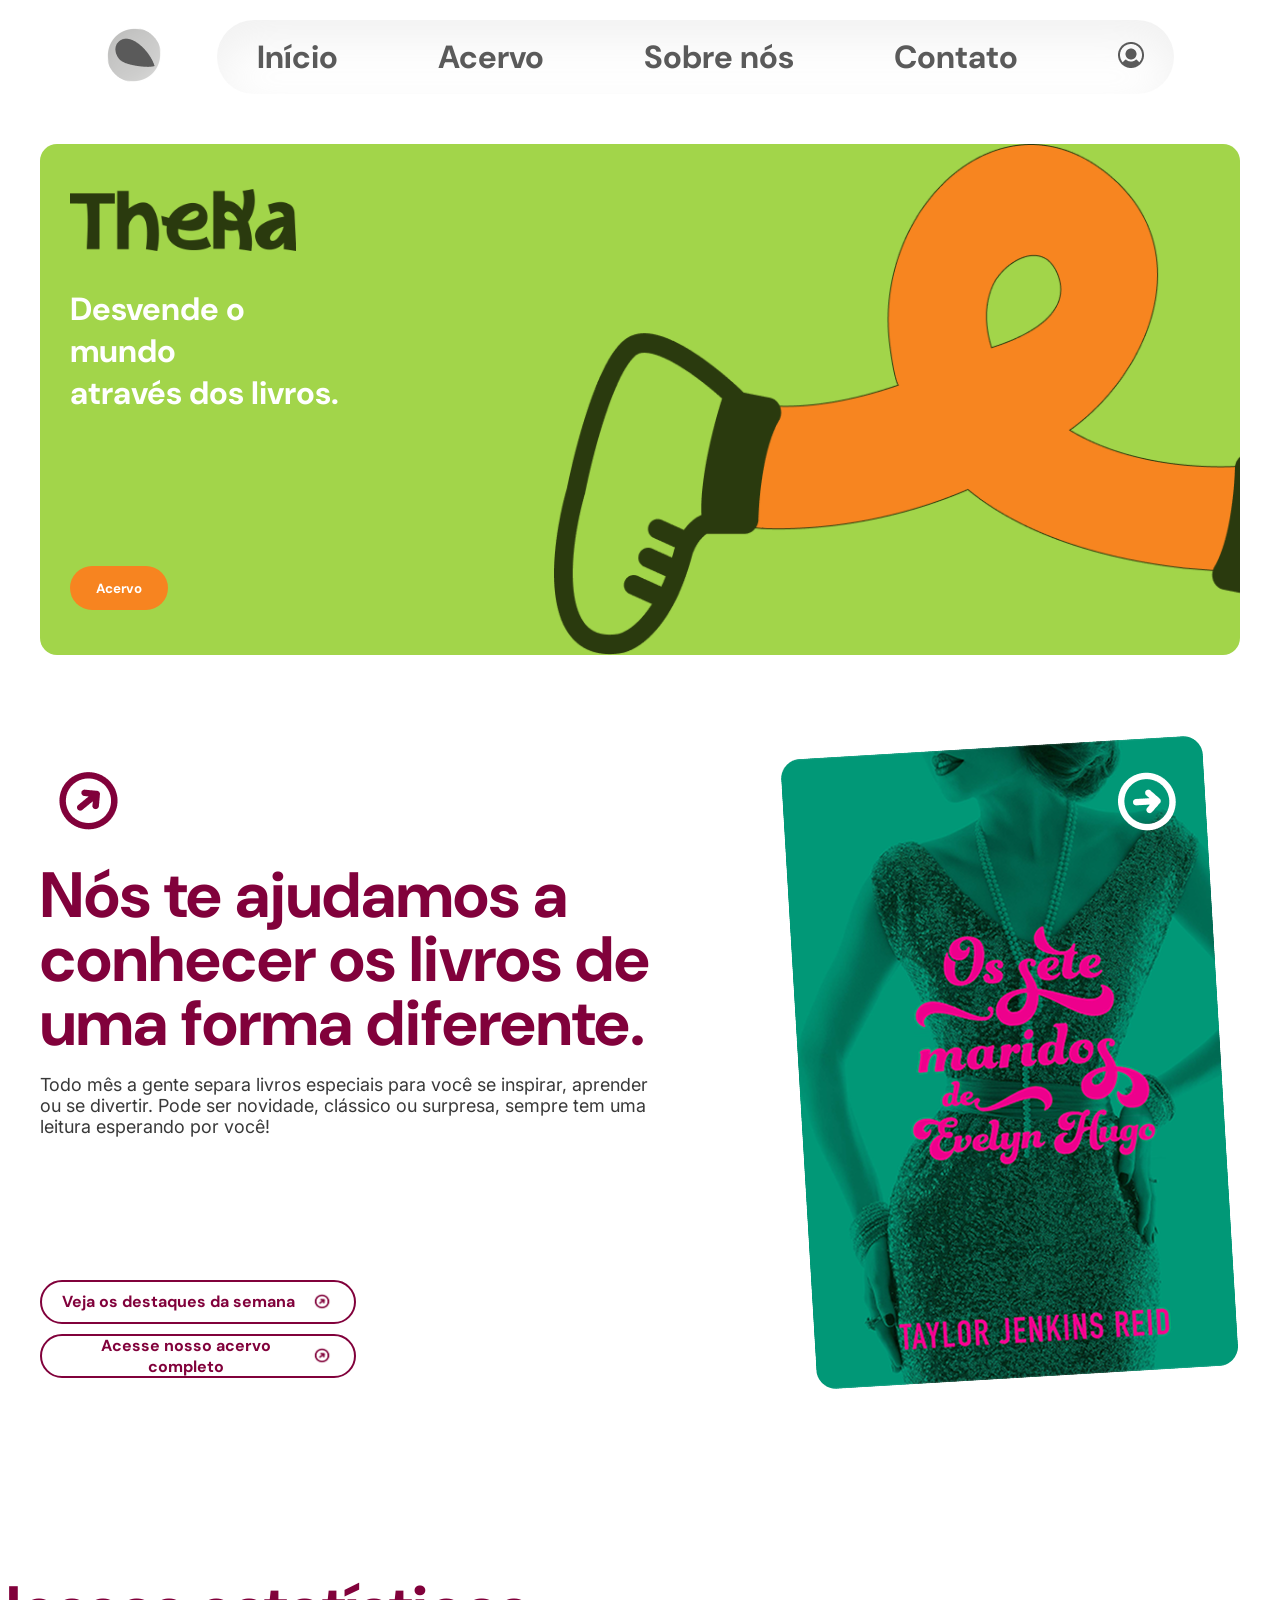
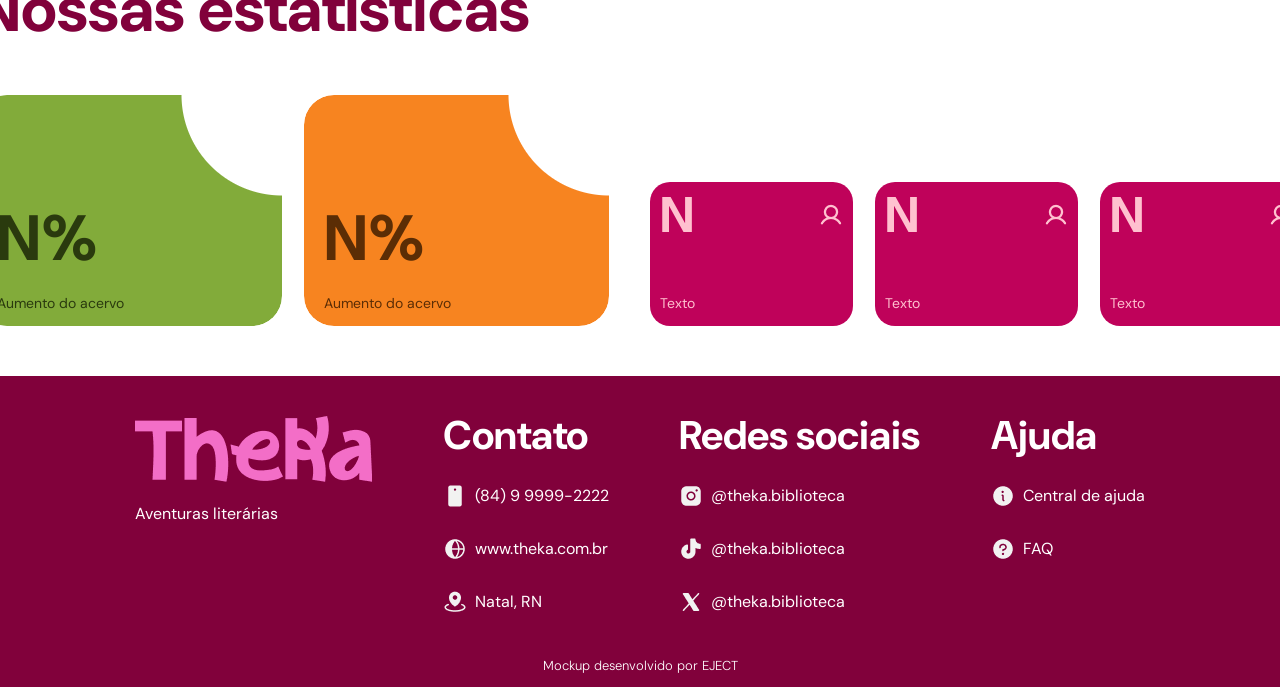
<file: index.html>
<!DOCTYPE html>
<html lang="pt-br">
<head>
    <meta charset="UTF-8">
    <meta name="viewport" content="width=device-width, initial-scale=1.0">
    <link rel="stylesheet" href="style/index.css">
    <link rel="stylesheet" href="style/header.css">
    <link rel="stylesheet" href="style/footer.css">
    <title>Início - Theka</title>
</head>
<body>
    <header>
        <div id="logoTheka_header"><img src="../imagens/LogoTipo_folha.png" alt=""></div>
        <nav>
            <ul class="containerTexto_nav">
                <li class="texto_nav"><a href="../index.html">Início</a></li>
                <li class="texto_nav"><a href="html/acervo.html">Acervo</a></li>
                <li class="texto_nav"><a href="html/sobre_nos.html">Sobre nós</a></li>
                <li class="texto_nav"><a href="html/contato.html">Contato</a></li>
                <li class="texto_nav"><a href="html/login.html"><img src="../imagens/Icone_Perfil.png" alt=""></a></li>
            </ul>
        </nav>
    </header>
    <main class="mainInicio">
        <section class="secaoBannerInicio">
            <div class="textoBotaoBannerInicio">
                <div class="textoBannerInicio">
                    <img src="imagens/LogoTipo_Verde.png" width="226px" alt="">
                    <h3 class="textoDestaque_Banner">Desvende o mundo <br> através dos livros.</h3>
                </div>
                <button class="botaoBannerArcevo"><a href="html/acervo.html">Acervo</a></button>
            </div>
            <div class="containerMascoteBanner">
                <img src="imagens/Mascote_verde.png" alt="">
            </div>
        </section>
        <section class="secaoCarrosselInicio">
            <div>
                <img src="imagens/SetaRosa_Inicio.png" alt="">
                <h1 class="textoDestaqueH1">Nós te ajudamos a conhecer os livros de uma forma diferente.</h1>
                <p class="paragrafosPadrao">Todo mês a gente separa livros especiais para você se inspirar, aprender ou se divertir. Pode ser novidade, clássico ou surpresa, sempre tem uma leitura esperando por você!</p>
                <div class="botoesCarrosselInicio">
                    <button class="botaoAcervo_inicio"><a href="html/acervo.html">Veja os destaques da semana</a><img src="imagens/SetaRosa_Inicio.png" alt=""></button>
                    <button class="botaoAcervo_inicio"><a href="html/acervo.html">Acesse nosso acervo completo</a><img src="imagens/SetaRosa_Inicio.png" alt=""></button>
                </div>
            </div>
            <div>
                <img src="imagens/livro 3.png" alt="">
            </div>
        </section>
        <section class="secaoEstatisticas">
            <h1 class="textoDestaqueH1">Nossas estatísticas</h1>
            <div class="containerEstatisticas">
                <div class="containerEstatisticasCard">
                    <div class="cardInicioGrande">
                        <p class="numeroCardInicio">N%</p>
                        <p class="textoCardInicio">Aumento do acervo</p>
                    </div>
                    <div class="cardInicioGrande2">
                        <p class="numeroCardInicio2">N%</p>
                        <p class="textoCardInicio2">Aumento do acervo</p>
                    </div>
                </div>
                <div class="containerEstatisticasCard">
                    <div class="cardInicioPequeno">
                        <div class="containerNumeroImagem">
                            <p class="numeroCardPequeno">N</p>
                            <img src="imagens/IconePessoaInicio.png" alt="">
                        </div>
                        <p class="textoCardPequeno">Texto</p>
                    </div>
                    <div class="cardInicioPequeno">
                        <div class="containerNumeroImagem">
                            <p class="numeroCardPequeno">N</p>
                            <img src="imagens/IconePessoaInicio.png" alt="">
                        </div>
                        <p class="textoCardPequeno">Texto</p>
                    </div>
                    <div class="cardInicioPequeno">
                        <div class="containerNumeroImagem">
                            <p class="numeroCardPequeno">N</p>
                            <img src="imagens/IconePessoaInicio.png" alt="">
                        </div>
                        <p class="textoCardPequeno">Texto</p>
                    </div>
                </div>
            </div>
        </section>
    </main>
    <footer>
        <div class="container_footer">
            <div class="logoFooter">
                <img src="../imagens/LogoTipo_rosa.png" alt="">
                <p>Aventuras literárias</p>
            </div>
            <div class="container_contato_redes_ajuda">
                <h2 class="subtituloFooter">Contato</h2>
                <ol class="listasFooter">
                    <li class="itensLista_footer"><img src="../imagens/Icone_Cel.png" alt=""><p>(84) 9 9999-2222</p></li>
                    <li class="itensLista_footer"><img src="../imagens/Icone_Site.png" alt=""><p>www.theka.com.br</p></li>
                    <li class="itensLista_footer"><img src="../imagens/Icone_Loc.png" alt=""><p>Natal, RN</p></li>
                </ol>
            </div>
            <div class="container_contato_redes_ajuda">
                <h2 class="subtituloFooter">Redes sociais</h2>
                <ol class="listasFooter">
                    <li class="itensLista_footer"><img src="../imagens/Icone_insta.png" alt="Logo da rede social Instagram"><p>@theka.biblioteca</p></li>
                    <li class="itensLista_footer"><img src="../imagens/Icone_tiktok.png" alt="Logo da rede social Tiktok"><p>@theka.biblioteca</p></li>
                    <li class="itensLista_footer"><img src="../imagens/Icone_X.png" alt="Logo da rede social X"><p>@theka.biblioteca</p></li>
                </ol>
            </div>
            <div class="container_contato_redes_ajuda">
                <h2 class="subtituloFooter">Ajuda</h2>
                <ol class="listasFooter">
                    <li class="itensLista_footer"><img src="../imagens/Icone_ajuda.png" alt=""><p>Central de ajuda</p></li>
                    <li class="itensLista_footer"><img src="../imagens/Icone_FAQ.png" alt=""><p>FAQ</p></li>
                </ol>
            </div>  
        </div>
        <p id="EJECT">Mockup desenvolvido por EJECT</p>
    </footer>
</body>
</html>
</file>
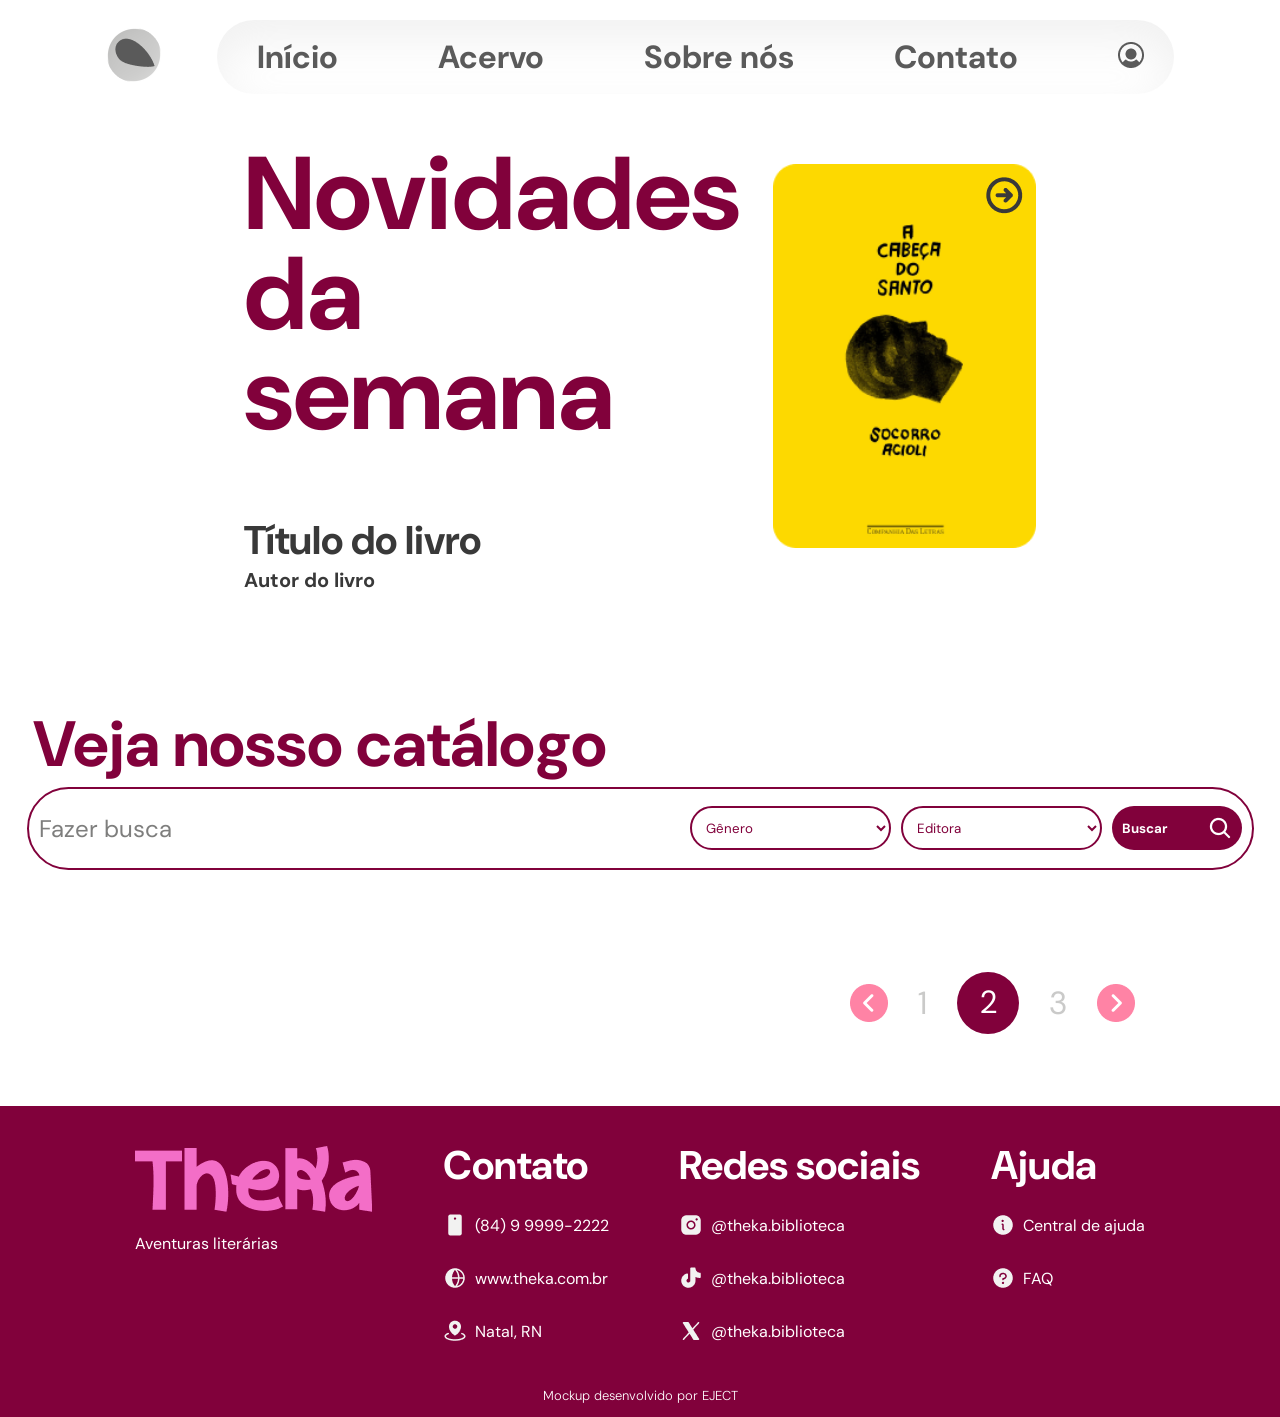
<file: html/acervo.html>
<!DOCTYPE html>
<html lang="pt-br">
<head>
    <meta charset="UTF-8">
    <meta name="viewport" content="width=device-width, initial-scale=1.0">
    <link rel="stylesheet" href="../style/index.css">
    <link rel="stylesheet" href="../style/footer.css">
    <link rel="stylesheet" href="../style/header.css">
    <title>Acervo - Theka</title>
</head>
<body>
    <header>
        <div id="logoTheka_header"><img src="../imagens/LogoTipo_folha.png" alt=""></div>
        <nav>
            <ul class="containerTexto_nav">
                <li class="texto_nav"><a href="../index.html">Início</a></li>
                <li class="texto_nav"><a href="../html/acervo.html">Acervo</a></li>
                <li class="texto_nav"><a href="../html/sobre_nos.html">Sobre nós</a></li>
                <li class="texto_nav"><a href="../html/contato.html">Contato</a></li>
                <li class="texto_nav"><a href="../html/login.html"><img src="../imagens/Icone_Perfil.png" alt=""></a></li>
            </ul>
        </nav>
    </header>
    <main>
        <section class="novidadesDaSemana">
            <div>
                <p class="textoDestaqueCarrosselAcervo">Novidades <br> da <br> semana</p> 
                <div class="tituloDescricao_livro">
                    <h2 class="tituloLivro">Título do livro</h2>
                    <h4 class="autorLivro">Autor do livro</h4>
                </div>
            </div>
            <div class="livroNovidadesSemana">
                <img class="capaLivro" src="../imagens/CAPA LIVRO.png" alt="">
                <img class="setaCapaLivro" src="../imagens/Icone_setaLivros.png" alt="">
            </div>
        </section>
        <section>
            <div class="containerFiltroAcervo">
                <h1 class="textoDestaqueH1">Veja nosso catálogo</h1>
                <div class="filtroAcervo">
                    <p class="textoFilto">Fazer busca</p>
                    <div class="botoes_FiltroAcervo">
                        <label for="genero" class="botao_FiltoCategoria" style="display: none;"><p>Gênero</p><img src="../imagens/Icone_filtroCategoriaGenero.png" alt=""></label>
                        <select name="genero" id="genero" class="opcoesFiltroAcervo">
                            <option value="genero">Gênero</option>
                            <hr class="linhaFiltro">
                            <option value="romance">Romance</option>
                            <option value="suspense">Suspense</option>
                            <option value="terror">Terror</option>
                            <option value="drama">Drama</option>
                        </select>
                        <label for="editora" class="botao_FiltoCategoria" style="display: none;"><p>Editora</p><img src="../imagens/Icone_filtroCategoriaEditora.png" alt=""></label>
                        <select name="editora" id="editora" class="opcoesFiltroAcervo">
                            <option value="editora">Editora</option>
                            <hr class="linhaFiltro">
                            <option value="editora1">Editora Qualquer</option>
                            <option value="editora2">Editora Qualquer</option>
                            <option value="editora3">Editora Qualquer</option>
                            <option value="editora4">Editora Qualquer</option>
                        </select>
                        <button class="botao_FiltroBuscar"><p>Buscar</p><img src="../imagens/Icone_pesquisa.png" alt=""></button>
                    </div>
                </div>
            </div>
            <ul id="livrosAcervo">
                <!--
                <li>
                    <img src="" alt="" id="livroAcervo">
                    <dialog class="modalLivroAcervo">
                        <img src="#" alt="">
                        <div>
                            <div>
                                <h2 class="tituloLivro">Título do livro</h2>
                                <h4 class="autorLivro">Descrição do livro</h4>
                            </div>
                            <div>
                                <p class="descricaoLivro">Descrição do Livro</p>
                            </div>
                            <p class="numeroPaginas">Número de páginas</p>
                            <p class="editoraLivro">Editora do livro</p>
                        </div>
                    </dialog>   
                </li>
                -->
            </ul>
                
            <div class="passarPagina">
                <img src="../imagens/Seta_Esquerda.png" alt="">
                <p class="numerosPassar">1</p>
                <div class="numeroPassar2"><p>2</p></div>
                <p class="numerosPassar">3</p>
                <img src="../imagens/Seta_Direita.png" alt="">
            </div>
        </section>
    </main>
    <footer>
        <div class="container_footer">
            <div class="logoFooter">
                <img src="../imagens/LogoTipo_rosa.png" alt="">
                <p>Aventuras literárias</p>
            </div>
            <div class="container_contato_redes_ajuda">
                <h2 class="subtituloFooter">Contato</h2>
                <ol class="listasFooter">
                    <li class="itensLista_footer"><img src="../imagens/Icone_Cel.png" alt=""><p>(84) 9 9999-2222</p></li>
                    <li class="itensLista_footer"><img src="../imagens/Icone_Site.png" alt=""><p>www.theka.com.br</p></li>
                    <li class="itensLista_footer"><img src="../imagens/Icone_Loc.png" alt=""><p>Natal, RN</p></li>
                </ol>
            </div>
            <div class="container_contato_redes_ajuda">
                <h2 class="subtituloFooter">Redes sociais</h2>
                <ol class="listasFooter">
                    <li class="itensLista_footer"><img src="../imagens/Icone_insta.png" alt="Logo da rede social Instagram"><p>@theka.biblioteca</p></li>
                    <li class="itensLista_footer"><img src="../imagens/Icone_tiktok.png" alt="Logo da rede social Tiktok"><p>@theka.biblioteca</p></li>
                    <li class="itensLista_footer"><img src="../imagens/Icone_X.png" alt="Logo da rede social X"><p>@theka.biblioteca</p></li>
                </ol>
            </div>
            <div class="container_contato_redes_ajuda">
                <h2 class="subtituloFooter">Ajuda</h2>
                <ol class="listasFooter">
                    <li class="itensLista_footer"><img src="../imagens/Icone_ajuda.png" alt=""><p>Central de ajuda</p></li>
                    <li class="itensLista_footer"><img src="../imagens/Icone_FAQ.png" alt=""><p>FAQ</p></li>
                </ol>
            </div>  
        </div>
        <p id="EJECT">Mockup desenvolvido por EJECT</p>
    </footer>
    <script src="../script/script.js"></script>
    <script src="../script/api.js"></script>
</body>
</html>
</file>
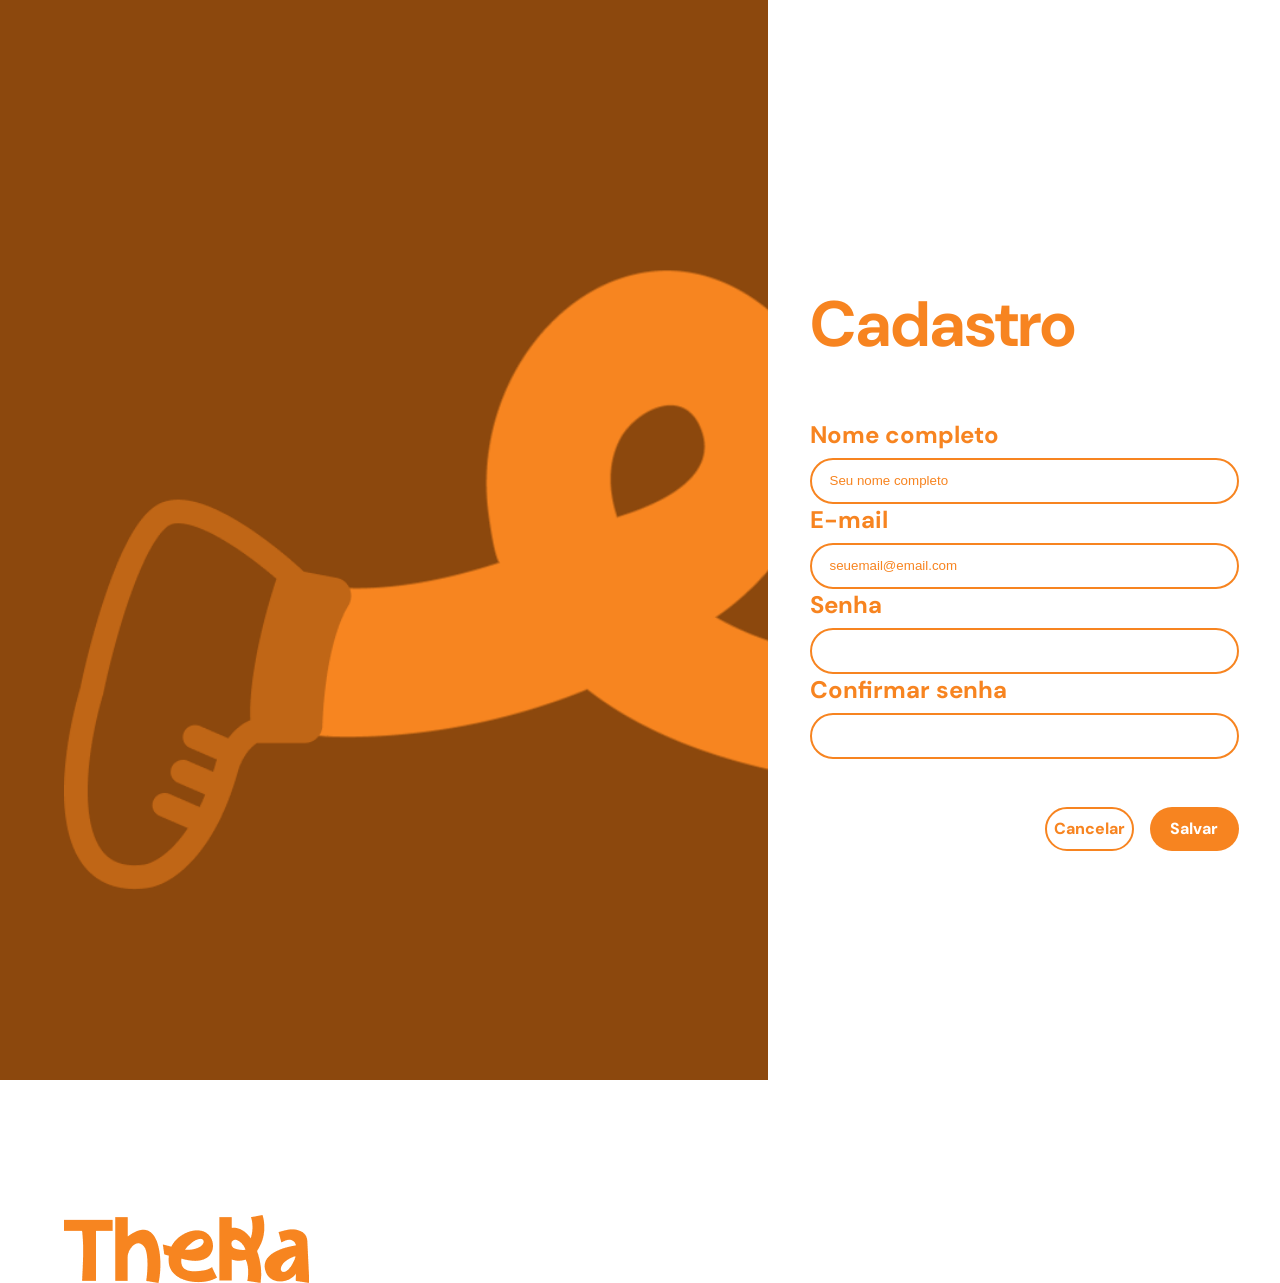
<file: html/cadastro.html>
<!DOCTYPE html>
<html lang="pt-br">
<head>
    <meta charset="UTF-8">
    <meta name="viewport" content="width=device-width, initial-scale=1.0">
    <link rel="stylesheet" href="../style/index.css">
    <title>Cadastro - Theka</title>
</head>
<body>
    <main class="Login_Cadastro_RecuperacaoDeSenha">
        <section class="secao_imagem_Login_Cadastro_RecuperacaoDeSenha">
            <img class="Mascote_Cadastro" src="../imagens/Mascote_laranja.png" alt="">
            <img class="LogoTipo_Login_Cadastro_RecuperacaoDeSenha" src="../imagens/LogoTipo_laranja.png" alt="">
        </section>
        <section class="secao_formulario_Login_Cadastro_RecuperacaoDeSenha">
            <div class="container_formulario_Login_Cadastro_RecuperacaoSenha">
                <h1 class="Login_Cadastro_RecuperacaoDeSenha_TextoDestaque">Cadastro</h1>
                <form action="#" method="post" class="Formulario_Login_Cadastro_RecuperacaoSenha">
                    <div class="Rotulo_Formulario_Login_Cadastro_RecuperacaoDeSenha">
                        <label for="nome">Nome completo</label>
                        <input type="text" name="nome" id="nome" placeholder="Seu nome completo">
                    </div>

                    <div class="Rotulo_Formulario_Login_Cadastro_RecuperacaoDeSenha">
                        <label for="email">E-mail</label>
                        <input type="email" name="email" id="email" placeholder="seuemail@email.com" required>
                    </div>

                    <div class="Rotulo_Formulario_Login_Cadastro_RecuperacaoDeSenha">
                        <label for="senha">Senha</label>
                        <input type="password" name="senha" id="senha" required> 
                    </div> 

                    <div class="Rotulo_Formulario_Login_Cadastro_RecuperacaoDeSenha">
                        <label for="senha">Confirmar senha</label>
                        <input type="password" name="senha" id="senha" required>
                    </div>  

                    <div class="Botoes_RecuperacaoDeSenha_Cadastro">
                        <button id="Botao_Cancelar_Cadastro" type="reset">Cancelar</button>
                        <button id="Botao_Salvar_Cadastro" type="submit">Salvar</button>
                    </div>         
                </form>
            </div>  
        </section>
    </main>
</body>
</html>
</file>
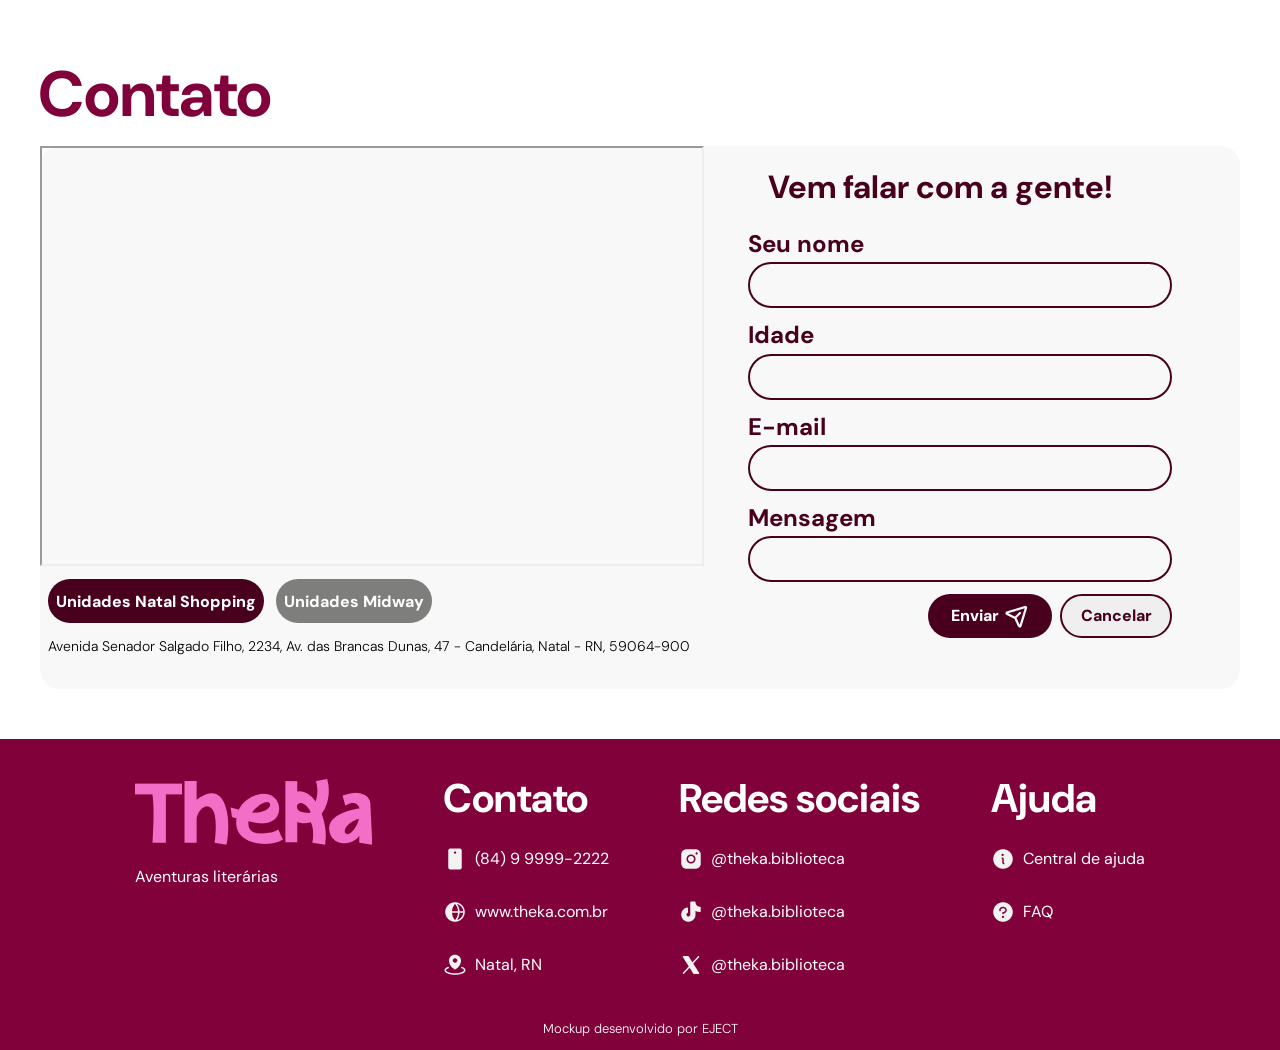
<file: html/contato.html>
<!DOCTYPE html>
<html lang="en">
<head>
    <meta charset="UTF-8">
    <meta name="viewport" content="width=device-width, initial-scale=1.0">
    <link rel="stylesheet" href="../style/index.css">
    <link rel="stylesheet" href="../style/footer.css">
    <script src="../script/contato.js" defer></script>
    <title>Contato - Theka</title>
</head>
<body>
    <main>
        <section id="Contato">
            <h1 id="TextoDestaque_Contato">Contato</h1>
           
            <div id="container_Contato">
                <div id="container_ContatoLocalizacao">
                    <iframe class="mapaContato" src="https://www.google.com/maps/embed?pb=!1m18!1m12!1m3!1d3969.100648482188!2d-35.21312492525277!3d-5.8414363941418355!2m3!1f0!2f0!3f0!3m2!1i1024!2i768!4f13.1!3m3!1m2!1s0x7b2ff7f4087913f%3A0x646f9f0abcf581fd!2sNatal%20Shopping%20-%20Avenida%20Senador%20Salgado%20Filho%2C%202234%20-%20Lagoa%20Nova%2C%20Natal%20-%20RN%2C%20Brasil!5e0!3m2!1spt-BR!2sbr!4v1781030200785!5m2!1spt-BR!2sbr"></iframe>
                    <div id="container_Contato_BotoesUnidades">
                        <button id="Botao_Unidade_NatalShopping" class="botoesContato" class="botaoAtivo_unidades" >Unidades Natal Shopping</button>
                        <button id="Botao_Unidade_Midway" class="botoesContato"  class="botaoInativo_unidades">Unidades Midway</button>
                        <p id="endereco_Contato_Unidades">Avenida Senador Salgado Filho, 2234, Av. das Brancas Dunas, 47 - Candelária, Natal - RN, 59064-900</p>
                    </div>
                </div>
                <div id="container_ContatoFormulario">
                    <h3 id="TextoDestaque_Formulario_Contato">Vem falar com a gente!</h3>
                    <form action="post" id="Formulario_Contato">
                        <div class="Rotulo_Formulario_Contato">
                            <label for="nome">Seu nome</label>
                            <input class="entrada_Contato" type="text" name="nome" id="nome">
                        </div>
                        <div class="Rotulo_Formulario_Contato">
                            <label for="idade">Idade</label>
                            <input class="entrada_Contato" type="number" name="idade" id="idade">
                        </div>
                        <div class="Rotulo_Formulario_Contato">
                            <label for="email">E-mail</label>
                            <input class="entrada_Contato" type="email" name="email" id="email">
                        </div>
                        <div class="Rotulo_Formulario_Contato">
                            <label for="mensagem">Mensagem</label>
                            <input class="entrada_Contato" type="text" name="mensagem" id="mensagem">
                        </div>
                        <div class="Botoes_Formulario_Contato">
                            <button id="Botao_Enviar_Contato" type="submit">Enviar<img src="../imagens/Icone_Seta.png" alt=""></button>
                            <button id="Botao_Cancelar_Contato" type="reset">Cancelar</button>
                        </div>
                    </form>
                </div>
            </div>
        </section>
    </main>
    <footer>
        <div class="container_footer">
            <div class="logoFooter">
                <img src="../imagens/LogoTipo_rosa.png" alt="">
                <p>Aventuras literárias</p>
            </div>
            <div class="container_contato_redes_ajuda">
                <h2 class="subtituloFooter">Contato</h2>
                <ol class="listasFooter">
                    <li class="itensLista_footer"><img src="../imagens/Icone_Cel.png" alt=""><p>(84) 9 9999-2222</p></li>
                    <li class="itensLista_footer"><img src="../imagens/Icone_Site.png" alt=""><p>www.theka.com.br</p></li>
                    <li class="itensLista_footer"><img src="../imagens/Icone_Loc.png" alt=""><p>Natal, RN</p></li>
                </ol>
            </div>
            <div class="container_contato_redes_ajuda">
                <h2 class="subtituloFooter">Redes sociais</h2>
                <ol class="listasFooter">
                    <li class="itensLista_footer"><img src="../imagens/Icone_insta.png" alt="Logo da rede social Instagram"><p>@theka.biblioteca</p></li>
                    <li class="itensLista_footer"><img src="../imagens/Icone_tiktok.png" alt="Logo da rede social Tiktok"><p>@theka.biblioteca</p></li>
                    <li class="itensLista_footer"><img src="../imagens/Icone_X.png" alt="Logo da rede social X"><p>@theka.biblioteca</p></li>
                </ol>
            </div>
            <div class="container_contato_redes_ajuda">
                <h2 class="subtituloFooter">Ajuda</h2>
                <ol class="listasFooter">
                    <li class="itensLista_footer"><img src="../imagens/Icone_ajuda.png" alt=""><p>Central de ajuda</p></li>
                    <li class="itensLista_footer"><img src="../imagens/Icone_FAQ.png" alt=""><p>FAQ</p></li>
                </ol>
            </div>  
        </div>
        <p id="EJECT">Mockup desenvolvido por EJECT</p>
    </footer>
</body>
</html>
</file>
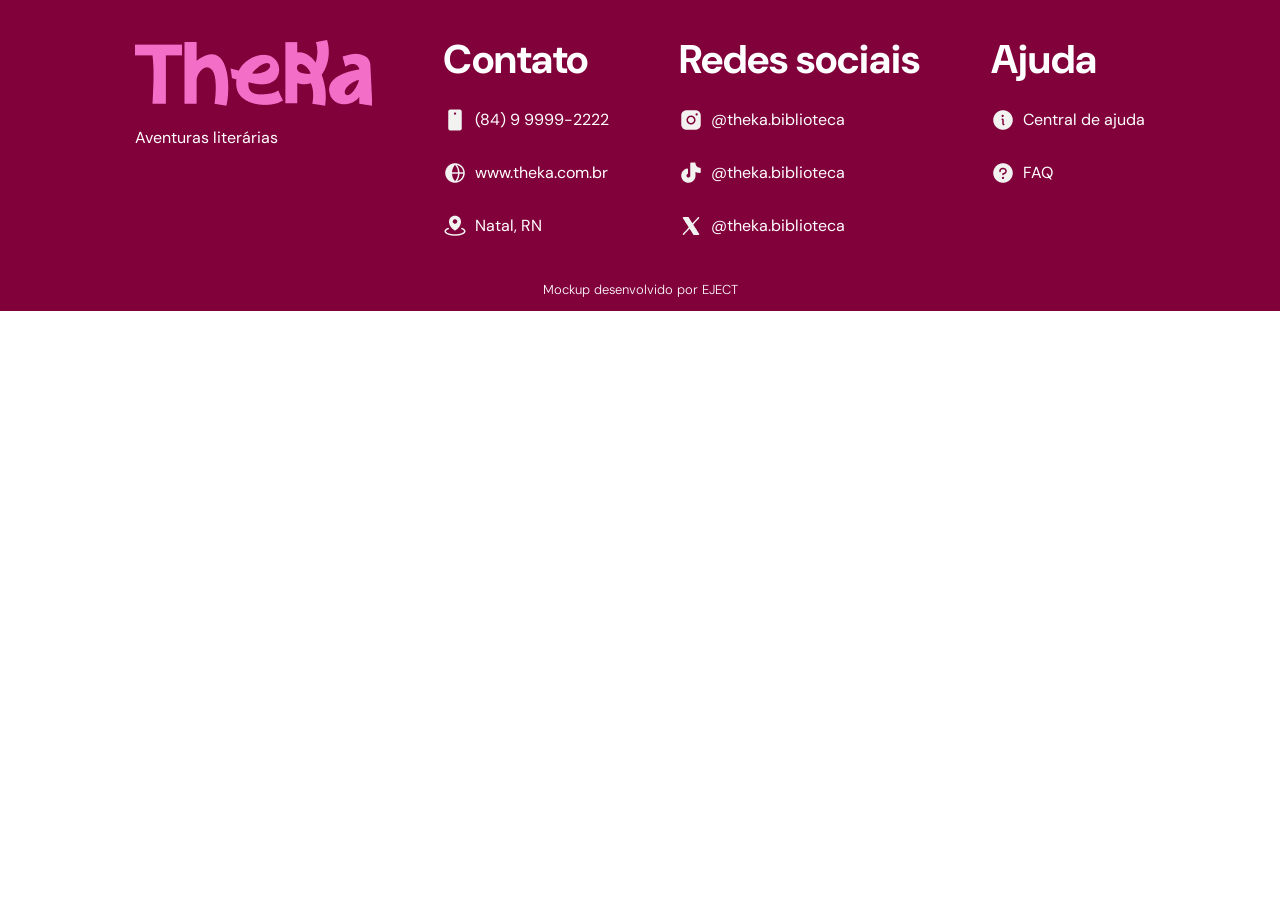
<file: html/footer.html>
<!DOCTYPE html>
<html lang="pt-br">
<head>
    <meta charset="UTF-8">
    <meta name="viewport" content="width=device-width, initial-scale=1.0">
    <link rel="stylesheet" href="../style/footer.css">
    <title>Roda pé - Theka</title>
</head>
<body>
    <footer>
        <div class="container_footer">
            <div class="logoFooter">
                <img src="../imagens/LogoTipo_rosa.png" alt="">
                <p>Aventuras literárias</p>
            </div>
            <div class="container_contato_redes_ajuda">
                <h2 class="subtituloFooter">Contato</h2>
                <ol class="listasFooter">
                    <li class="itensLista_footer"><img src="../imagens/Icone_Cel.png" alt=""><p>(84) 9 9999-2222</p></li>
                    <li class="itensLista_footer"><img src="../imagens/Icone_Site.png" alt=""><p>www.theka.com.br</p></li>
                    <li class="itensLista_footer"><img src="../imagens/Icone_Loc.png" alt=""><p>Natal, RN</p></li>
                </ol>
            </div>
            <div class="container_contato_redes_ajuda">
                <h2 class="subtituloFooter">Redes sociais</h2>
                <ol class="listasFooter">
                    <li class="itensLista_footer"><img src="../imagens/Icone_insta.png" alt="Logo da rede social Instagram"><p>@theka.biblioteca</p></li>
                    <li class="itensLista_footer"><img src="../imagens/Icone_tiktok.png" alt="Logo da rede social Tiktok"><p>@theka.biblioteca</p></li>
                    <li class="itensLista_footer"><img src="../imagens/Icone_X.png" alt="Logo da rede social X"><p>@theka.biblioteca</p></li>
                </ol>
            </div>
            <div class="container_contato_redes_ajuda">
                <h2 class="subtituloFooter">Ajuda</h2>
                <ol class="listasFooter">
                    <li class="itensLista_footer"><img src="../imagens/Icone_ajuda.png" alt=""><p>Central de ajuda</p></li>
                    <li class="itensLista_footer"><img src="../imagens/Icone_FAQ.png" alt=""><p>FAQ</p></li>
                </ol>
            </div>  
        </div>
        <p id="EJECT">Mockup desenvolvido por EJECT</p>
    </footer>
</body>
</html>
</file>
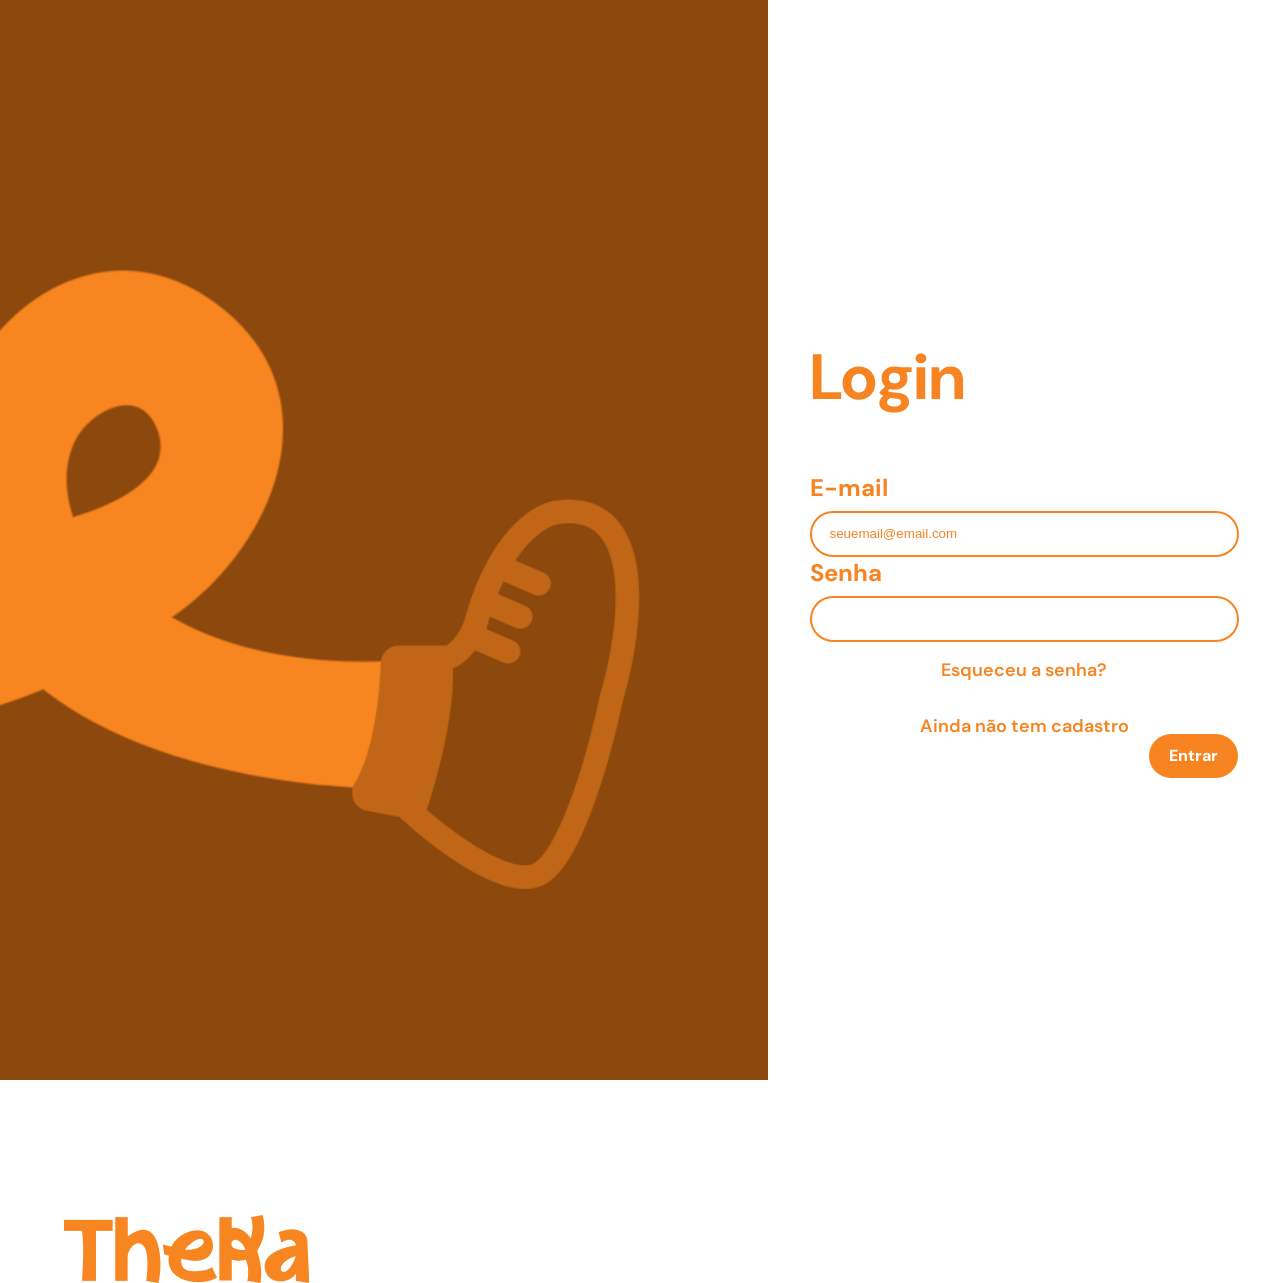
<file: html/login.html>
<!DOCTYPE html>
<html lang="pt-br">
<head>
    <meta charset="UTF-8">
    <meta name="viewport" content="width=device-width, initial-scale=1.0">
    <link rel="stylesheet" href="../style/index.css">
    <title>Login - Theka</title>
</head>
<body>
    <main class="Login_Cadastro_RecuperacaoDeSenha">
        <section class="secao_imagem_Login_Cadastro_RecuperacaoDeSenha">
            <img id="Mascote_Login" src="../imagens/Mascote_laranja.png" alt="">
            <img class="LogoTipo_Login_Cadastro_RecuperacaoDeSenha" src="../imagens/LogoTipo_laranja.png" alt="">
        </section>
        <section class="secao_formulario_Login_Cadastro_RecuperacaoDeSenha">
            <div class="container_formulario_Login_Cadastro_RecuperacaoSenha">
                <h1 class="Login_Cadastro_RecuperacaoDeSenha_TextoDestaque">Login</h1>
                <form action="#" method="post" class="Formulario_Login_Cadastro_RecuperacaoSenha">
                    <div class="Rotulo_Formulario_Login_Cadastro_RecuperacaoDeSenha">
                        <label for="email">E-mail</label>
                        <input type="email" name="email" id="email" placeholder="seuemail@email.com" required>
                    </div>
                    <div class="Rotulo_Formulario_Login_Cadastro_RecuperacaoDeSenha">
                        <label for="senha">Senha</label>
                        <input type="password" name="senha" id="senha" required>
                    </div>
            
                    <div id="Links_Login">
                        <p><a href="#" class="Links_RecuperacaoDeAcesso">Esqueceu a senha?</a></p>
                        <p><a href="#" class="Links_RecuperacaoDeAcesso">Ainda não tem cadastro</a></p>
                    </div>

                    <button id="Botao_Login" type="submit">Entrar</button>
                </form>
            </div>   
        </section>
    </main>
</body>
</html>
</file>
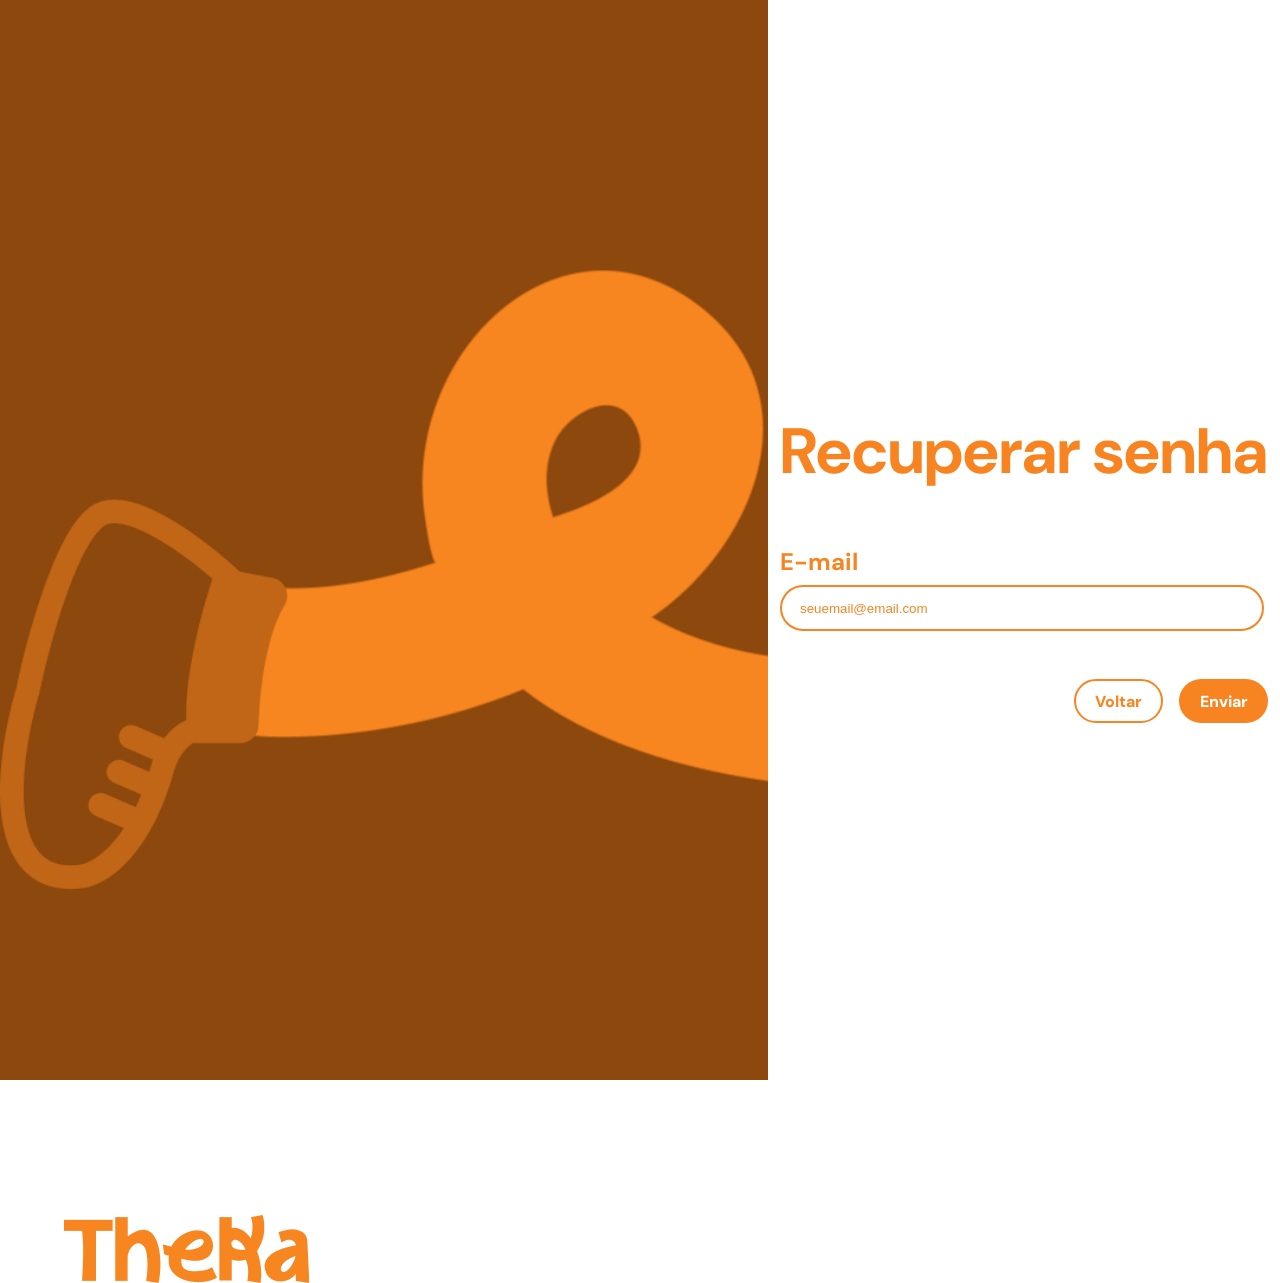
<file: html/recuperarsenha_email.html>
<!DOCTYPE html>
<html lang="pt-br">
<head>
    <meta charset="UTF-8">
    <meta name="viewport" content="width=device-width, initial-scale=1.0">
    <link rel="stylesheet" href="../style/index.css">
    <title>Recuperação de senha - Theka</title>
</head>
<body>
    <main class="Login_Cadastro_RecuperacaoDeSenha">
        <section class="secao_imagem_Login_Cadastro_RecuperacaoDeSenha">
            <img class="Mascote_RecuperacaoDeSenha" src="../imagens/Mascote_laranja.png" alt="">
            <img class="LogoTipo_Login_Cadastro_RecuperacaoDeSenha" src="../imagens/LogoTipo_laranja.png" alt="">
        </section>
        <section class="secao_formulario_Login_Cadastro_RecuperacaoDeSenha">
            <div class="container_formulario_Login_Cadastro_RecuperacaoSenha">
                <h1 class="Login_Cadastro_RecuperacaoDeSenha_TextoDestaque">Recuperar senha</h1>
                <form action="#" method="post" class="Formulario_Login_Cadastro_RecuperacaoSenha">
                    <div class="Rotulo_Formulario_Login_Cadastro_RecuperacaoDeSenha">
                        <label for="email">E-mail</label>
                        <input class="Input_RecuperacaoDeSenha" type="email" name="email" id="email" placeholder="seuemail@email.com" required> 
                    </div>
                    <div class="Botoes_RecuperacaoDeSenha_Cadastro">
                        <button class="Botao_Voltar_RecuperacaoDeSenha"><a href="login.html">Voltar</a></button>
                        <button class="Botao_Enviar_RecuperacaoDeSenha" type="submit">Enviar</button>
                    </div>
                </form>   
            </div> 
        </section>
    </main>
</body>
</html>
</file>
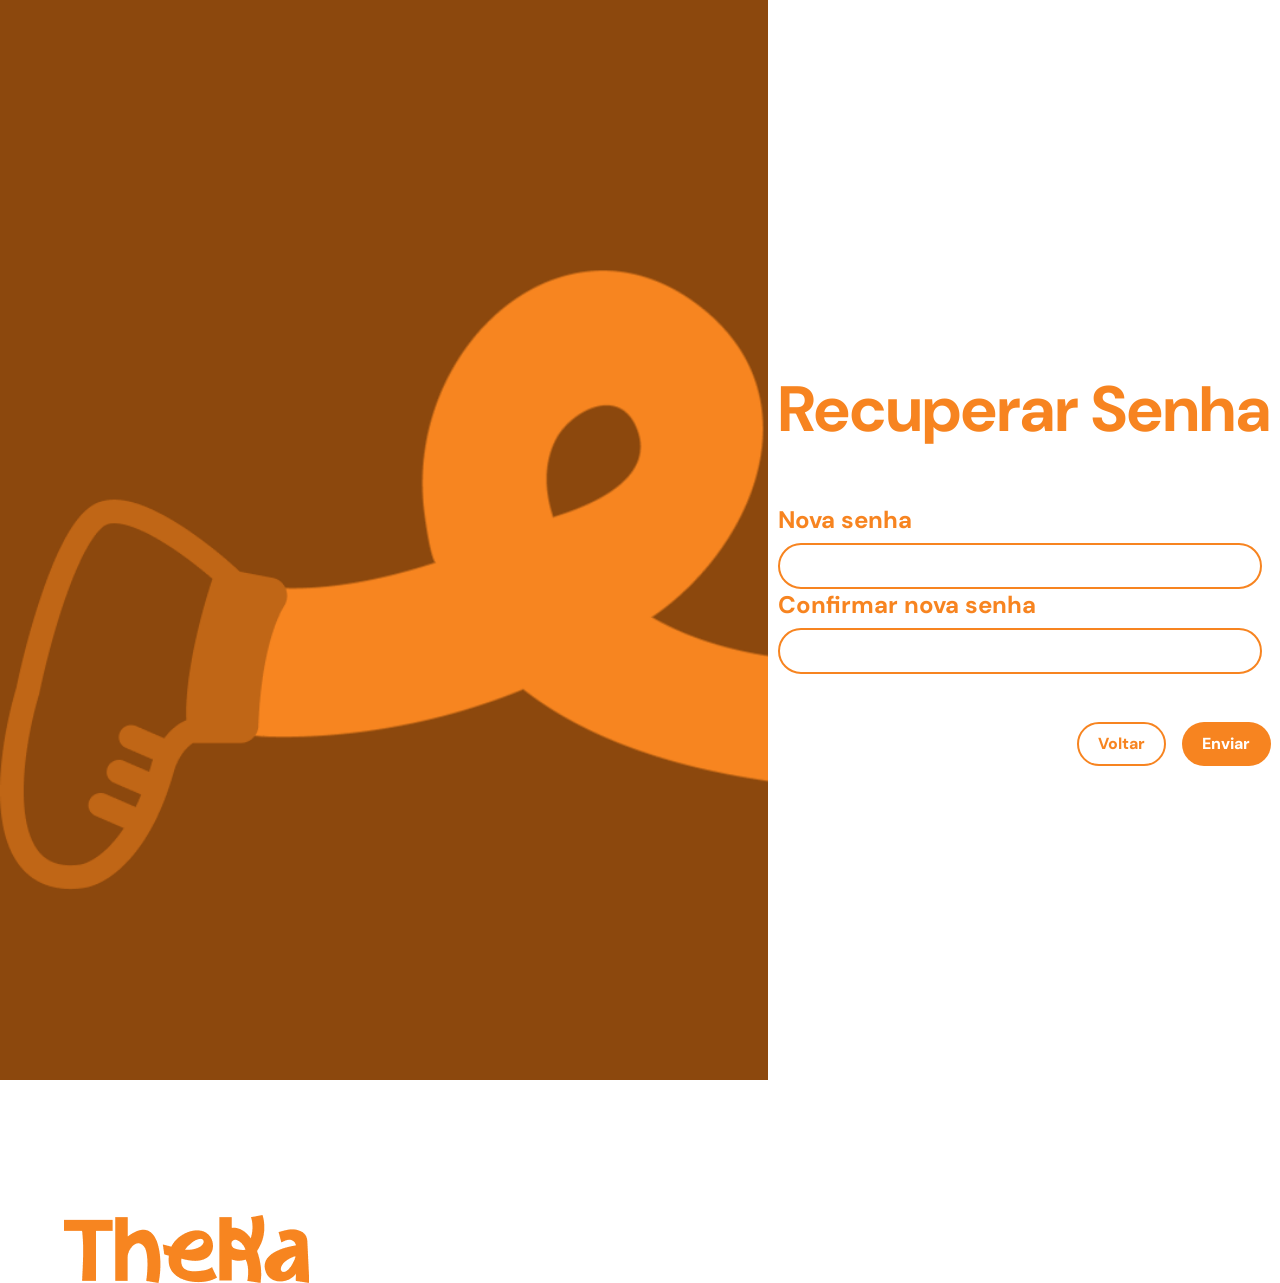
<file: html/recuperarsenha_novasenha.html>
<!DOCTYPE html>
<html lang="pt-br">
<head>
    <meta charset="UTF-8">
    <meta name="viewport" content="width=device-width, initial-scale=1.0">
    <link rel="stylesheet" href="../style/index.css">
    <title>Recuperar senha - Theka</title>
</head>
<body>
    <main class="Login_Cadastro_RecuperacaoDeSenha">
        <section class="secao_imagem_Login_Cadastro_RecuperacaoDeSenha">
            <img class="Mascote_RecuperacaoDeSenha" src="../imagens/Mascote_laranja.png" alt="">
            <img class="LogoTipo_Login_Cadastro_RecuperacaoDeSenha" src="../imagens/LogoTipo_laranja.png" alt="">
        </section>
        <section class="secao_formulario_Login_Cadastro_RecuperacaoDeSenha">
            <div class="container_formulario_Login_Cadastro_RecuperacaoSenha">
                <h1 class="Login_Cadastro_RecuperacaoDeSenha_TextoDestaque">Recuperar Senha</h1>
                <form action="#" method="post" class="Formulario_Login_Cadastro_RecuperacaoSenha">
                    <div class="Rotulo_Formulario_Login_Cadastro_RecuperacaoDeSenha">
                        <label for="senha_nova">Nova senha</label>
                        <input class="Input_RecuperacaoDeSenha" type="password" name="senha" id="senha_nova" required>
                    </div>
                    <div class="Rotulo_Formulario_Login_Cadastro_RecuperacaoDeSenha">
                        <label for="senha_nova">Confirmar nova senha</label>
                        <input class="Input_RecuperacaoDeSenha" type="password" name="senha" id="senha_nova" required>
                    </div>
                    <div class="Botoes_RecuperacaoDeSenha_Cadastro">
                        <button class="Botao_Voltar_RecuperacaoDeSenha"><a href="#">Voltar</a></button>
                        <button class="Botao_Enviar_RecuperacaoDeSenha" type="submit">Enviar</button>
                    </div>
                </form>
            </div>
        </section>
    </main>
</body>
</html>
</file>
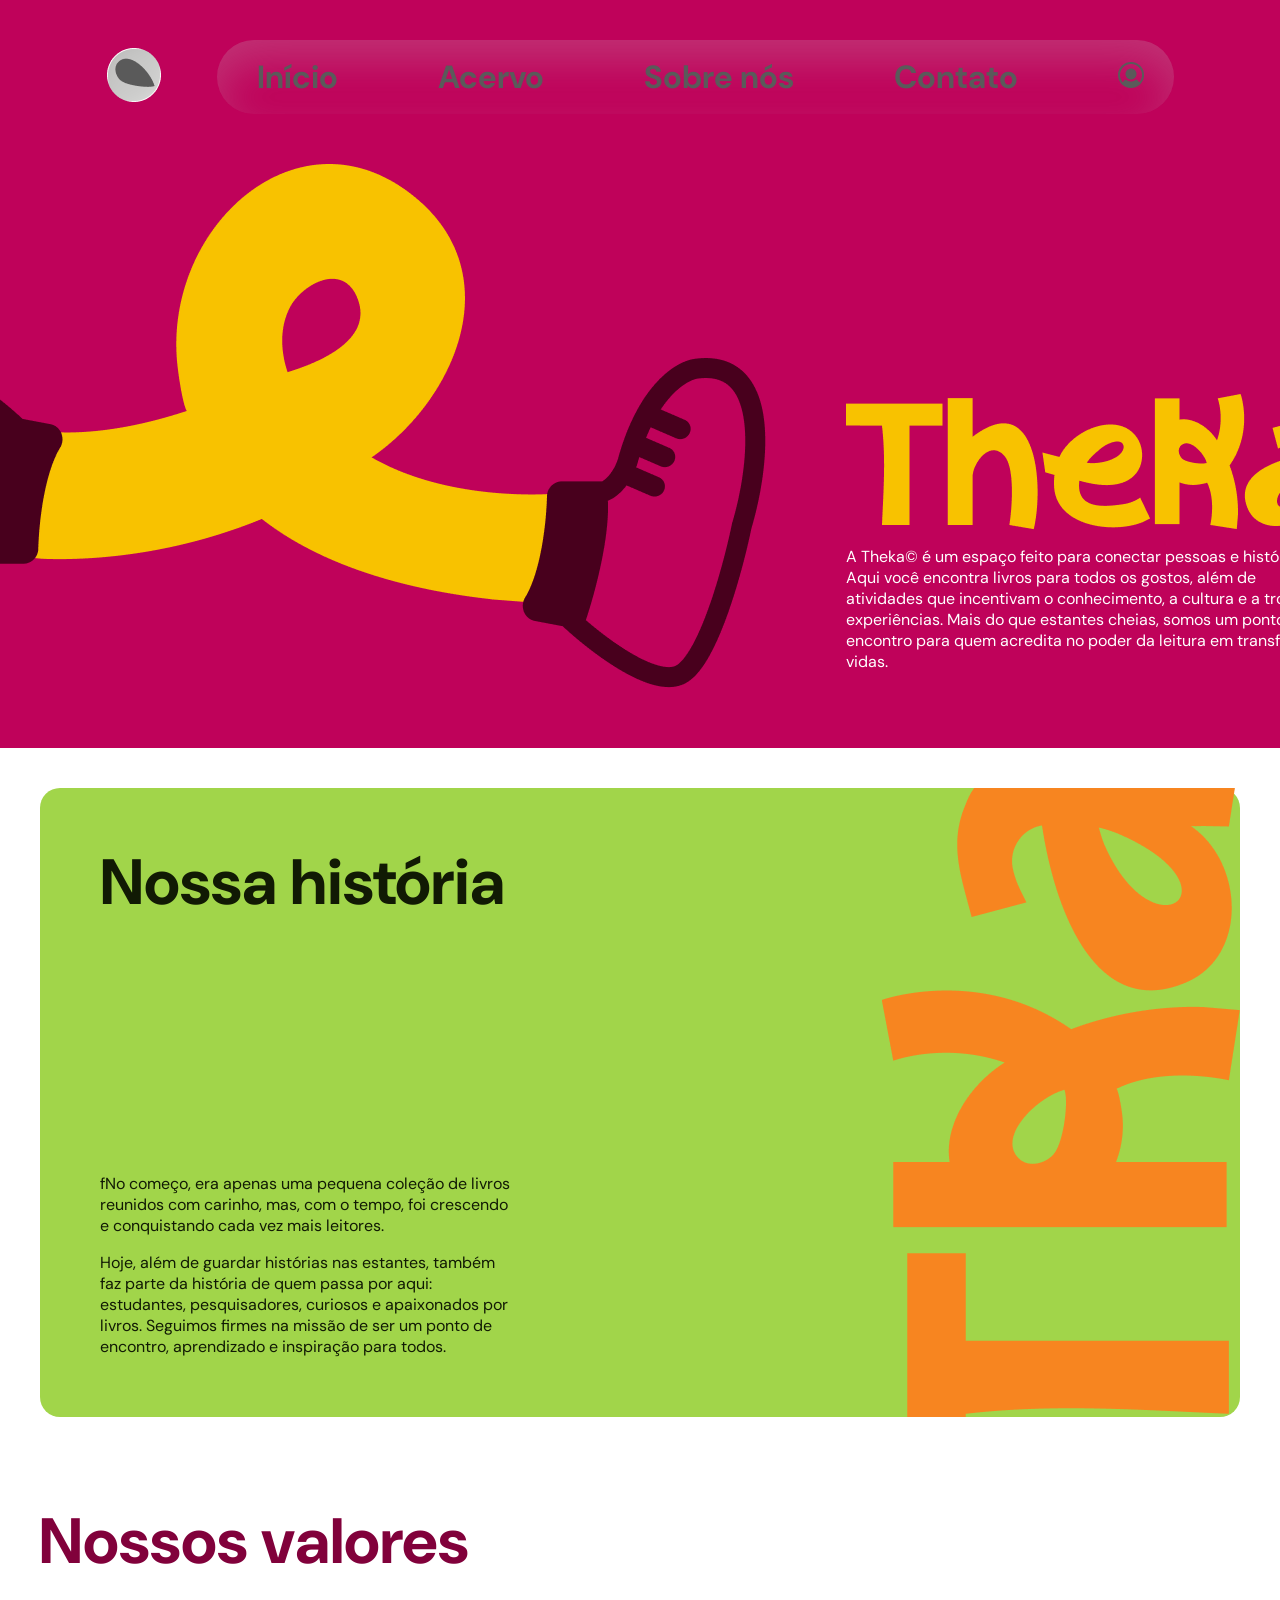
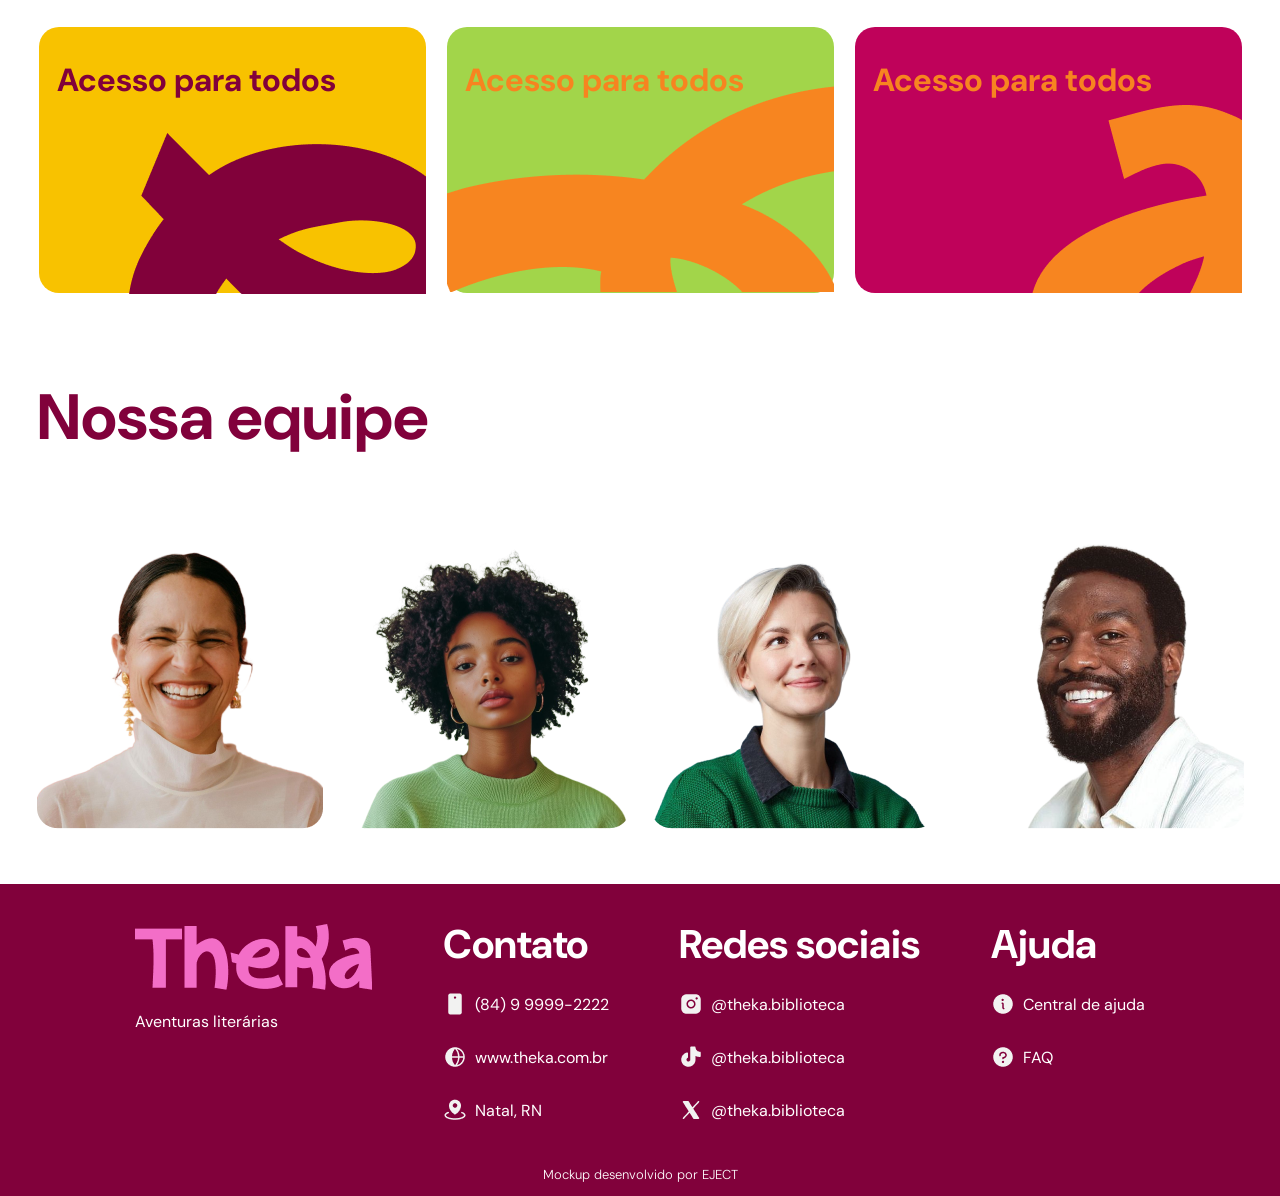
<file: html/sobre_nos.html>
<!DOCTYPE html>
<html lang="pt-br">
<head>
    <meta charset="UTF-8">
    <meta name="viewport" content="width=device-width, initial-scale=1.0">
    <link rel="stylesheet" href="../style/index.css">
    <link rel="stylesheet" href="../style/header.css">
    <link rel="stylesheet" href="../style/footer.css">
    <title>Sobre Nós - Theka</title>
</head>
<body>
    <div class="headerBanner">
        <header class="headerSobreNos">
            <div id="logoTheka_header"><img src="../imagens/LogoTipo_folha.png" alt=""></div>
            <nav>
                <ul class="containerTexto_nav">
                    <li class="texto_nav"><a href="../index.html">Início</a></li>
                    <li class="texto_nav"><a href="../html/acervo.html">Acervo</a></li>
                    <li class="texto_nav"><a href="../html/sobre_nos.html">Sobre nós</a></li>
                    <li class="texto_nav"><a href="../html/contato.html">Contato</a></li>
                    <li class="texto_nav"><a href="../html/login.html"><img src="../imagens/Icone_Perfil.png" alt=""></a></li>
                </ul>
            </nav>
        </header>
        <section class="bannerSobreNos">
            <img src="../imagens/Mascote_amarelo.png" alt="" class="mascoteAmarelo">
            <div class="logoTexto_sobrenos">
                <img src="../imagens/LogoTipo_amarelo.png" alt="">
                <p>A <span>Theka©</span> é um espaço feito para conectar pessoas e histórias. 
                    Aqui você encontra livros para todos os gostos, além de atividades que 
                    incentivam o conhecimento, a cultura e a troca de experiências. Mais do que 
                    estantes cheias, somos um ponto de encontro para quem acredita no poder da leitura em transformar vidas.</p>
            </div>
        </section>
    </div>
    
    <main class="mainSobreNos">
        <section>
            <div class="bannerNossaH">
                <div class="textoNossaH">
                    <h1>Nossa história</h1>
                    <div>
                        <p>fNo começo, era apenas uma pequena coleção de livros <br> reunidos
                     com carinho, mas, com o tempo, foi crescendo <br> e conquistando cada vez mais leitores.</p>
                        <p>Hoje, além de guardar histórias nas estantes, também <br> faz parte da 
                     história de quem passa por aqui: <br> estudantes, pesquisadores, curiosos e apaixonados 
                     por <br> livros. Seguimos firmes na missão de ser um ponto de <br> encontro, aprendizado e inspiração para todos.</p>
                    </div>
                </div>
                <img src="../imagens/LOGOTIPO DESCRITIVO.png" alt="" class="imagemBannerNossa">
            </div>
        </section>

        <section>
            <h2 class="textoDestaqueH1">Nossos valores</h2>
            <div class="containerValoresEquipe">
                <div class="card01">
                    <h3>Acesso para todos</h3>
                    <img src="../imagens/card01.png" alt="">
                </div>
                <div class="card02">
                    <h3>Acesso para todos</h3>
                    <img src="../imagens/card02.png" alt="">
                </div>
                <div class="card03">
                    <h3>Acesso para todos</h3>
                    <img src="../imagens/card03.png" alt="">
                </div>
            </div>
        </section>
        <section>
            <h2 class="textoDestaqueH1">Nossa equipe</h2>
            <div class="containerValoresEquipe">
                <div class="equipe01">
                    <img src="../imagens/equipe01.png" alt="">
                </div>
                <div class="equipe02">
                    <img src="../imagens/equipe02.png" alt="">
                </div>
                <div class="equipe03">
                    <img src="../imagens/equipe03.png" alt="">
                </div>
                <div class="equipe04">
                    <img src="../imagens/equipe04.png" alt="">
                </div>
            </div>
        </section>
    </main>
    <footer>
        <div class="container_footer">
            <div class="logoFooter">
                <img src="../imagens/LogoTipo_rosa.png" alt="">
                <p>Aventuras literárias</p>
            </div>
            <div class="container_contato_redes_ajuda">
                <h2 class="subtituloFooter">Contato</h2>
                <ol class="listasFooter">
                    <li class="itensLista_footer"><img src="../imagens/Icone_Cel.png" alt=""><p>(84) 9 9999-2222</p></li>
                    <li class="itensLista_footer"><img src="../imagens/Icone_Site.png" alt=""><p>www.theka.com.br</p></li>
                    <li class="itensLista_footer"><img src="../imagens/Icone_Loc.png" alt=""><p>Natal, RN</p></li>
                </ol>
            </div>
            <div class="container_contato_redes_ajuda">
                <h2 class="subtituloFooter">Redes sociais</h2>
                <ol class="listasFooter">
                    <li class="itensLista_footer"><img src="../imagens/Icone_insta.png" alt="Logo da rede social Instagram"><p>@theka.biblioteca</p></li>
                    <li class="itensLista_footer"><img src="../imagens/Icone_tiktok.png" alt="Logo da rede social Tiktok"><p>@theka.biblioteca</p></li>
                    <li class="itensLista_footer"><img src="../imagens/Icone_X.png" alt="Logo da rede social X"><p>@theka.biblioteca</p></li>
                </ol>
            </div>
            <div class="container_contato_redes_ajuda">
                <h2 class="subtituloFooter">Ajuda</h2>
                <ol class="listasFooter">
                    <li class="itensLista_footer"><img src="../imagens/Icone_ajuda.png" alt=""><p>Central de ajuda</p></li>
                    <li class="itensLista_footer"><img src="../imagens/Icone_FAQ.png" alt=""><p>FAQ</p></li>
                </ol>
            </div>  
        </div>
        <p id="EJECT">Mockup desenvolvido por EJECT</p>
    </footer>
</body>
</html>
</file>
<file: style/index.css>
@import url('https://fonts.googleapis.com/css2?family=DM+Sans:ital,opsz,wght@0,9..40,100..1000;1,9..40,100..1000&family=Inter:ital,opsz,wght@0,14..32,100..900;1,14..32,100..900&display=swap');
:root{
    --LARANJA300: #F78420;
    --LARANJA400: #C06516;
    --LARANJA500: #8C480D;
    --LARANJA600: #5B2D05;
    --ROSA200: #FFC1CF;
    --ROSA300: #FF83A4;
    --ROSA400: #FE177B;
    --ROSA500: #BF025A;
    --ROSA600: #81013B;
    --ROSA700: #48001D;
    --CINZA200: #CACAC9;
    --CINZA300: #A3A3A2;
    --CINZA400: #7E7E7D;
    --CINZA500: #5A5A5A;
    --CINZA600: #393939;
    --VERDE: #A1D54A;
    --VERDEOLIVA200: #A2D54A;
    --VERDEOLIVA300: #82AB3A;
    --VERDEOLIVA400: #62832A;
    --VERDEOLIVA500: #455E1C;
    --VERDEOLIVA600: #2A3A0E;
    --VERDEOLIVA700: #111A04;
    --VERDEMUSGO500: #005842;
    --VERDEMUSGO700: #003426;
    --AMARELO600: #F8C200;
    --ROXO500: #D532A7;
    --ROXO600: #63124C;
   
}
body{
    margin: 0 auto;
    font-family: "DM Sans", "Inter", sans-serif;
}


.Login_Cadastro_RecuperacaoDeSenha{
    display: flex;
    height: 1080px;
}
.secao_imagem_Login_Cadastro_RecuperacaoDeSenha{
    background-color: var(--LARANJA500);
    width: 60%;
}
.LogoTipo_Login_Cadastro_RecuperacaoDeSenha{
    position: absolute;
    top: 135%;
    left: 5%;
}
#Mascote_Login{
    position: absolute;
    top: 30%;
    right: 50%;
    display: block;
    width: 70rem;
}
.secao_formulario_Login_Cadastro_RecuperacaoDeSenha{
    width: 40%;
    display: flex;
    justify-content: center;
    align-items: center;
    background-color: white;
    position: relative;
}
.Formulario_Login_Cadastro_RecuperacaoDeSenha{
    color: var(--LARANJA300);
    display: flex;
    flex-direction: column;
    gap: 1rem;
}
label{
    font-size: 24px;
    font-weight: 700;
    color: var(--LARANJA300);
}
input{
    border: 2px solid var(--LARANJA300);
    border-radius: 100px;
    width: 421px;
    height: 40px;
}
input::placeholder{
   padding-left: 1rem;
   color: var(--LARANJA300);
}
.Login_Cadastro_RecuperacaoDeSenha_TextoDestaque{
    color: var(--LARANJA300);
    font-size: 64px;
}
.Rotulo_Formulario_Login_Cadastro_RecuperacaoDeSenha{
    display: flex;
    flex-direction: column;
    gap: 0.5rem;
}
.Links_RecuperacaoDeAcesso{
    color: var(--LARANJA300);
    text-decoration: none;
    font-size: 18px;
    font-weight: 600
}
#Links_Login{
    display: flex;
    flex-direction: column;
    align-items: center;
}
#Botao_Login{
    width: 89px;
    height: 44px;
    background-color: var(--LARANJA300);
    color: white;
    border: none;
    border-radius: 100px;
    font-size: 16px;
    font-family: "DM Sans", sans-serif;
    font-weight: 800;
    position: relative;
    left: 339px;
    bottom: 20px;
}
.Botao_Enviar_RecuperacaoDeSenha{
    width: 89px;
    height: 44px;
    background-color: var(--LARANJA300);
    color: white;
    border: none;
    border-radius: 100px;
    font-size: 16px;
    font-family: "DM Sans", sans-serif;
    font-weight: 800;
}
.Botao_Voltar_RecuperacaoDeSenha{
    width: 89px;
    height: 44px;
    background-color: white;
    color: var(--LARANJA300);
    border: 2px solid var(--LARANJA300);
    border-radius: 100px;
    font-size: 16px;
    font-family: "DM Sans", sans-serif;
    font-weight: 800;
}
.Botao_Voltar_RecuperacaoDeSenha a{
    text-decoration: none;
    color: var(--LARANJA300);
}
.Botoes_RecuperacaoDeSenha_Cadastro{
    display: flex;
    justify-content: right;
    gap: 1rem;
    margin-top: 3rem;
}
.Input_RecuperacaoDeSenha{
    border: 2px solid var(--LARANJA300);
    border-radius: 100px;
    width: 476px;
    height: 40px;
}
.Mascote_RecuperacaoDeSenha{
    position: absolute;
    display: block;
    width: 70rem;
    top: 30%;
}
#Botao_Cancelar_Cadastro{
    width: 89px;
    height: 44px;
    background-color: white;
    color: var(--LARANJA300);
    border: 2px solid var(--LARANJA300);
    border-radius: 100px;
    font-size: 16px;
    font-family: "DM Sans", sans-serif;
    font-weight: 800;
}
#Botao_Salvar_Cadastro{
    width: 89px;
    height: 44px;
    background-color: var(--LARANJA300);
    color: white;
    border: none;
    border-radius: 100px;
    font-size: 16px;
    font-family: "DM Sans", sans-serif;
    font-weight: 800;
}
.Mascote_Cadastro{
    position: absolute;
    display: block;
    width: 70rem;
    top: 30%;
    left: 5%;
}
#Contato{
    display: flex;
    flex-direction: column;
    align-items: center;
    justify-content: left;
}
#container_Contato{
    display: flex;
    gap: 3rem;
}
.Rotulo_Formulario_Contato{
    display: flex;
    flex-direction: column;
    gap: 0.2rem;
    
}
.Rotulo_Formulario_Contato label{
    color: var(--ROSA700);
}
#Formulario_Contato{
    display: flex;
    flex-direction: column;
    gap: 0.7rem;
    color: var(--ROSA700);
}
.entrada_Contato{
    width: 416px;
    border: 2px solid var(--ROSA700);
    background-color: transparent;
}
#TextoDestaque_Formulario_Contato{
    font-size: 32px;
    font-weight: 700;
    margin: 20px;
    color: var(--ROSA700);
}
#container_Contato{
    background-color: #F8F8F8;
    width: 1200px;
    height: 543px;
    border-radius: 20px;
}
#container_ContatoLocalizacao{
    width: 55%;
}
iframe{
    width: 100%;
    height: 416px;
}

.botaoAtivo_unidades{
    height: 44px;
    border: none;
    border-radius: 100px;
    background-color: var(--ROSA700);
    color: white;
    font-size: 16px;
    font-family: "DM Sans", sans-serif;
    font-weight: 800;
    padding: 0.5rem;
    margin-right: 0.5rem;
}
.botaoInativo_unidades{
    height: 44px;
    border: none;
    border-radius: 100px;
    background-color: var(--CINZA400);
    color: white;
    font-size: 16px;
    font-family: "DM Sans", sans-serif;
    font-weight: 800;
    padding: 0.5rem;
    margin-right: 0.5rem;
}
#endereco_Contato_Unidades{
    font-size: 14px;
    font-weight: 300;
}
#container_Contato_BotoesUnidades{
    margin-top: 0.5rem;
    margin-left: 0.5rem;
}
#Botao_Enviar_Contato{
    height: 44px;
    width: 124px;
    border: none;
    border-radius: 100px;
    background-color: var(--ROSA700);
    color: white;
    font-size: 16px;
    font-family: "DM Sans", sans-serif;
    font-weight: 800;
    padding: 0.5rem;
    margin-right: 0.5rem;
    display: flex;
    justify-content: center;
    align-items: center;
    gap: 0.4rem;
}
#Botao_Cancelar_Contato{
    font-size: 16px;
    font-family: "DM Sans", sans-serif;
    font-weight: 800;
    color: var(--ROSA700);
    border: 2px solid var(--ROSA700);
    border-radius: 100px;
    height: 44px;
    width: 112px;
}
.Botoes_Formulario_Contato{
    display: flex;
    align-items: center;
    justify-content: right;
}
#TextoDestaque_Contato{
    color: var(--ROSA600);
    font-size: 64px;
    font-weight: 700;
    margin-bottom: 10px;
    position: relative;
    right: 485px;
}
#container_TextoDestaque_Contato{
    display: flex;
    justify-content: left;
   
}
footer{
    margin-top: 50px;
}
header{
    margin-bottom: 50px;
}

.textoDestaqueCarrosselAcervo{
    font-size: 103.3px;
    font-weight: bold;
    color: var(--ROSA600);
    margin-top: 0;
    margin-bottom: 70px;
    line-height: 100px;
}
.tituloLivro{
    color: var(--CINZA600);
    font-size: 40px;
    font-weight: bold;
}
.autorLivro{
    font-size: 20px;
    font-weight: bold;
    color: var(--CINZA600);
}
.novidadesDaSemana{
    display: flex;
    align-items: start;
    justify-content: center;
    gap: 33px;

}
.tituloDescricao_livro h2{
    margin-bottom: 0;
    margin-top: 0;
}
.tituloDescricao_livro h4{
    margin-top: 1px;
}
.livroNovidadesSemana{
    margin-top: 20px;
    position: relative;
}
.capaLivro{
    display: block;
    width: 263px;
}
.setaCapaLivro{
    position: absolute;
    top: 10px;
    right: 10px;
}
.textoDestaqueH1{
    font-size: 64px;
    font-weight: bold;
    color: var(--ROSA600);
    line-height: 64px;
}
.textoFilto{
    font-size: 24px;
    color: var(--CINZA400);
}
.botao_FiltoCategoria{
    width: 201px;
    height: 44px;
    border: 2px solid var(--ROSA600);
    border-radius: 100px;
    font-family: 'DM Sans', sans-serif;
    color: var(--ROSA600);
    background-color: white;
    display: flex;
    justify-content: space-between;
    align-items: center;
    padding-left: 10px;
    padding-right: 10px;
}
.botao_FiltroBuscar{
    width: 130px;
    height: 44px;
    border: 0;
    border-radius: 100px;
    font-family: 'DM Sans', sans-serif;
    font-weight: bold;
    color: white;
    background-color: var(--ROSA600);
    display: flex;
    justify-content: space-between;
    align-items: center;
    padding-left: 10px;
    padding-right: 10px;
}
.filtroAcervo{
    display: flex;
    align-items: center;
    justify-content: space-between;
    border: 2px solid var(--ROSA600);
    width: 1203px;
    border-radius: 100px;
    padding-left: 10px;
    padding-right: 10px;
    margin-top: 0;
}
.botoes_FiltroAcervo{
    display: flex;
    gap: 10px;
}
.containerFiltroAcervo{
    display: flex;
    flex-direction: column;
    align-items: center;
    margin-top: 40px;
    margin-bottom: 60px;
    
}
.containerFiltroAcervo h1{
    position: relative;
    right: 320px;
    margin-bottom: 10px;
}
#livrosAcervo{
    display: grid;
    grid-template-columns: repeat(5, 230px);
    place-items: center;
    justify-content: center;
    gap: 21px;
}
.numerosPassar{
    font-size: 32px;
    color: var(--CINZA200);
}
.numeroPassar2{
    font-size: 32px;
    color: white;
    background-color: var(--ROSA600);
    border-radius: 100px;
    width: 62px;
    height: 62px;
    text-align: center;
}
.numeroPassar2 p{
    margin: 9px;
}
.passarPagina{
    display: flex;
    align-items: center;
    gap: 30px;
    justify-content: right;
    margin-right: 145px;
    margin-top: 20px;

}.opcoesFiltroAcervo{
    width: 201px;
    border: 2px solid var(--ROSA600);
    border-radius: 100px;
    font-family: 'DM Sans', sans-serif;
    color: var(--ROSA600);
    background-color: white;
    display: flex;
    justify-content: space-between;
    align-items: center;
    padding-left: 10px;
    padding-right: 10px;
}
select option{
    border: 1px solid var(--ROSA600);
    border-radius: 100px;

}
.linhaFiltro{
    width: 190px;
    
}
.textoDestaque_Banner{
    color: white;
    font-size: 32px;
}
.botaoBannerArcevo{
    width: 98px;
    height: 44px;
    background-color: var(--LARANJA300);
    border: 0;
    border-radius: 100px;
}
.botaoBannerArcevo a{
    color: white;
    text-decoration: none;
    font-family: 'DM Sans', sans-serif;
    font-weight: bold;
}
.secaoBannerInicio{
    background-color: var(--VERDEOLIVA200);
    width: 1200px;
    height: 511px;
    border-radius: 17px;
    display: flex;
    align-items: center;
    justify-content: center;
}
.textoBotaoBannerInicio{
    display: flex;
    flex-direction: column;
    gap: 120px;
    justify-content: center;
    margin-left: 30px;
}
.containerMascoteBanner{
    width: 75%;
    height: 100%;
    overflow: hidden;
}
.containerMascoteBanner img{
    width: 100%;
    height: 100%;
    position: relative;
    left: 200px;
}
.botaoAcervo_inicio{
    width: 316px;
    height: 44px;
    display: flex;
    align-items: center;
    justify-content: space-between;
    border: 2px solid var(--ROSA600);
    background-color: white;
    border-radius: 100px;
    padding-left: 20px;
    padding-right: 20px;
}
.botaoAcervo_inicio img{
    width: 24px;
}
.botaoAcervo_inicio a{
    text-decoration: none;
    color: var(--ROSA600);
    font-family: 'DM Sans', sans-serif;
    font-weight: bold;
    font-size: 16px;
}
.paragrafosPadrao{
    font-family: 'Inter', sans-serif;
    font-size: 18px;
    color: var(--CINZA600);
}
.secaoCarrosselInicio{
    display: flex;
    justify-content: center;
    align-items: center;
    gap: 130px;
    width: 1200px;
    margin-bottom: 50px;
}
.botoesCarrosselInicio{
    display: flex;
    flex-direction: column;
    gap: 10px;
    margin-top: 143px;
}
.secaoCarrosselInicio h1{
    margin-top: 10px;
    margin-bottom: 5px;
}
.cardInicioGrande{
    background-color: var(--VERDEOLIVA300);
    display: flex;
    flex-direction: column;
    justify-content: end;
    width: 285px;
    height: 231px;
    border-radius: 30px;
    mask: radial-gradient(circle at top right, transparent 100px, black 101px) top right;
    padding-left: 20px;
}
.numeroCardInicio{
    font-size: 64px;
    color: var(--VERDEOLIVA600);
    font-weight: bold;
    margin: 0
}
.textoCardInicio{
    color: var(--VERDEOLIVA600);
    font-size: 14px;
}
.cardInicioGrande2{
    background-color: var(--LARANJA300);
    display: flex;
    flex-direction: column;
    justify-content: end;
    width: 285px;
    height: 231px;
    border-radius: 30px;
    mask: radial-gradient(circle at top right, transparent 100px, black 101px) top right;
    padding-left: 20px;
}
.numeroCardInicio2{
    font-size: 64px;
    color: var(--LARANJA600);
    font-weight: bold;
    margin: 0
}
.textoCardInicio2{
    color: var(--LARANJA600);
    font-size: 14px;
}
.cardInicioPequeno{
    width: 183px;
    height: 144px;
    background-color: var(--ROSA500);
    border-radius: 20px;
    padding-left: 10px;
    padding-right: 10px;
    display: flex;
    flex-direction: column;
    justify-content: space-between;
}
.numeroCardPequeno{
    font-size: 50px;
    color: var(--ROSA200);
    font-weight: bold;
    margin: 0;
}
.textoCardPequeno{
    font-size: 14px;
    color: var(--ROSA200);
}
.containerNumeroImagem{
    display: flex;
    align-items: center;
    justify-content: space-between;
}
.containerEstatisticas{
    display: flex;
    align-items: end;
    justify-content: center;
    gap: 41px;
}
.containerEstatisticasCard{
    display: flex;
    gap: 22px;
}
.mainInicio{
    display: flex;
    flex-direction: column;
    align-items: center;
    gap: 80px;
}
.headerBanner{
    background-color: var(--ROSA500);
    padding-top: 40px;
    padding-bottom: 60px;
}
.headerSobreNos{
    margin-top: 0;
}
.bannerSobreNos{
    display: flex;
    align-items: end;
    justify-content: left;
}
.mascoteAmarelo{
    position: relative;
    right: 180px;
}
.logoTexto_sobrenos{
    color: white;
    display: flex;
    flex-direction: column;
    position: relative;
    right: 100px;
}
.bannerNossaH{
    width: 1200px;
    height: 629px;
    background-color: var(--VERDE);
    color: var(--VERDEOLIVA700);
    display: flex;
    justify-content: space-between;
    border-radius: 20px;
}
.bannerNossaH h1{
    font-size: 64px;
    font-weight: bold;
}
.textoNossaH{
    display: flex;
    flex-direction: column;
    gap: 180px;
    margin-left: 60px;
}
.imagemBannerNossa{
   display: block;
   max-width: 100%;
}
.card01{
    width: 387px;
    height: 266px;
    border-radius: 20px;
    background-color: var(--AMARELO600);
    display: flex;
    flex-direction: column;
    align-items: end;
}

.card01 h3{
    font-size: 32px;
    color: var(--ROSA600);
    position: relative;
    right: 90px;
}
.card03 img{
    position: relative;
    bottom: 28px;
}
.card02 img{
    position: relative;
    bottom: 48px;
}
.card02{
    width: 387px;
    height: 266px;
    border-radius: 20px;
    background-color: var(--VERDEOLIVA200);
    display: flex;
    flex-direction: column;
    align-items: end;
}
.card02 h3{
    font-size: 32px;
    color: var(--LARANJA300);
    position: relative;
    right: 90px;
}
.card03{
    width: 387px;
    height: 266px;
    border-radius: 20px;
    background-color: var(--ROSA500);
    display: flex;
    flex-direction: column;
    align-items: end;
}
.card03 h3{
    font-size: 32px;
    color: var(--LARANJA300);
    position: relative;
    right: 90px;
}
.containerValoresEquipe{
    display: flex;
    gap: 21px;
}
.mainSobreNos{
    display: flex;
    flex-direction: column;
    justify-content: center;
    align-items: center;
    gap: 40px;
    margin-top: 40px;
}
</file>
<file: style/header.css>
@import url('https://fonts.googleapis.com/css2?family=DM+Sans:ital,opsz,wght@0,9..40,100..1000;1,9..40,100..1000&family=Inter:ital,opsz,wght@0,14..32,100..900;1,14..32,100..900&display=swap');
:root{
    --LARANJA500: #8C480D;
    --LARANJA400: #C06516;
    --LARANJA300: #F78420;
    --ROSA700: #48001D;
    --ROSA600: #81013B;
    --ROSA500: #BF025A;
    --ROSA400: #FE177B;
    --CINZA400: #7E7E7D;
    --CINZA500: #5A5A5A;
}
body{
    margin: 0 auto;
    font-family: "DM Sans", "Inter", sans-serif;
}
header{
    display: flex;
    justify-content: center;
    gap: 56px;
    align-items: center;
    margin-top: 20px;
}
.containerTexto_nav{
    display: flex;
    gap: 100px;
    list-style: none;
    padding-right: 30px;
}
.texto_nav a{
    text-decoration: none;
    color: var(--CINZA500);
    font-size: 32px;
    font-weight: 700;
}
nav{
    background: transparent;
    backdrop-filter: blur(90%);
    box-shadow: inset 0 20px 45px rgba(200, 200, 200, 0.25);
    border-radius: 100px;
}
</file>
<file: style/footer.css>
@import url('https://fonts.googleapis.com/css2?family=DM+Sans:ital,opsz,wght@0,9..40,100..1000;1,9..40,100..1000&family=Inter:ital,opsz,wght@0,14..32,100..900;1,14..32,100..900&display=swap');
:root{
    --LARANJA500: #8C480D;
    --LARANJA400: #C06516;
    --LARANJA300: #F78420;
    --ROSA700: #48001D;
    --ROSA600: #81013B;
    --ROSA500: #BF025A;
    --ROSA400: #FE177B;
    --CINZA400: #7E7E7D;
}
body{
    margin: 0 auto;
    font-family: "DM Sans", "Inter", sans-serif;
}
footer{
    background-color: var(--ROSA600);
    color: #ffff;
    display: flex;
    flex-direction: column;
    align-items: center;
}
#EJECT{
    font-size: 13px;
    font-weight: 300;
}
.subtituloFooter{
    font-size: 40px;
    font-weight: 700;
    margin-bottom: 8px;
}
.container_footer{
    width: 90%;
    display: flex;
    justify-content: space-evenly;
}
.listasFooter{
    list-style-type: none;
    margin-top: 1px;
    padding: 0;
}
.itensLista_footer{
    display: flex;
    align-items: center;
    gap: 0.5rem;
}
.itensLista_footer img{
    width: auto;
    height: 100%;
}.logoFooter{
    margin-top: 40px;
}
</file>
